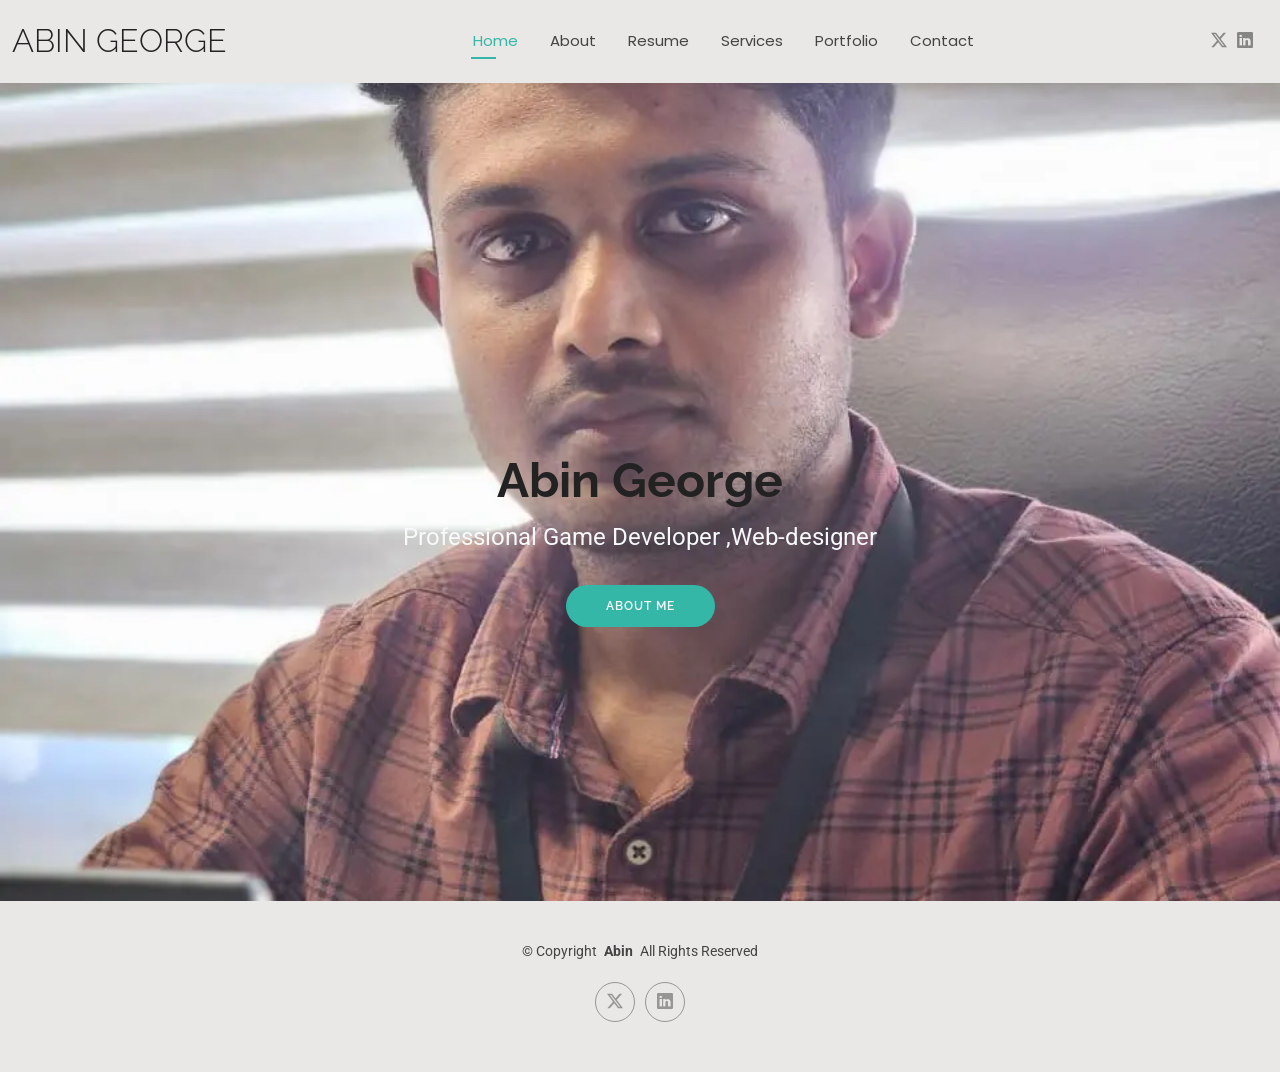
<file: index.html>
<!DOCTYPE html>
<html lang="en">

<head>
  <meta charset="utf-8">
  <meta content="width=device-width, initial-scale=1.0" name="viewport">
  <title>Abin-personal Website</title>
  <meta name="description" content="">
  <meta name="keywords" content="">

  <!-- Favicons -->
 
  <link href="assets/img/apple-touch-icon.png" rel="apple-touch-icon">

  <!-- Fonts -->
  <link href="https://fonts.googleapis.com" rel="preconnect">
  <link href="https://fonts.gstatic.com" rel="preconnect" crossorigin>
  <link href="https://fonts.googleapis.com/css2?family=Roboto:ital,wght@0,100;0,300;0,400;0,500;0,700;0,900;1,100;1,300;1,400;1,500;1,700;1,900&family=Poppins:ital,wght@0,100;0,200;0,300;0,400;0,500;0,600;0,700;0,800;0,900;1,100;1,200;1,300;1,400;1,500;1,600;1,700;1,800;1,900&family=Raleway:ital,wght@0,100;0,200;0,300;0,400;0,500;0,600;0,700;0,800;0,900;1,100;1,200;1,300;1,400;1,500;1,600;1,700;1,800;1,900&display=swap" rel="stylesheet">

  <!-- Vendor CSS Files -->
  <link href="assets/vendor/bootstrap/css/bootstrap.min.css" rel="stylesheet">
  <link href="assets/vendor/bootstrap-icons/bootstrap-icons.css" rel="stylesheet">
  <link href="assets/vendor/aos/aos.css" rel="stylesheet">
  <link href="assets/vendor/swiper/swiper-bundle.min.css" rel="stylesheet">
  <link href="assets/vendor/glightbox/css/glightbox.min.css" rel="stylesheet">

  <!-- Main CSS File -->
  <link href="assets/css/main.css" rel="stylesheet">

  <!-- =======================================================
  * Template Name: Kelly
  * Template URL: https://bootstrapmade.com/kelly-free-bootstrap-cv-resume-html-template/
  * Updated: Aug 07 2024 with Bootstrap v5.3.3
  * Author: BootstrapMade.com
  * License: https://bootstrapmade.com/license/
  ======================================================== -->
</head>

<body class="index-page">

  <header id="header" class="header d-flex align-items-center light-background sticky-top">
    <div class="container-fluid position-relative d-flex align-items-center justify-content-between">

      <a href="index.html" class="logo d-flex align-items-center me-auto me-xl-0">
        <!-- Uncomment the line below if you also wish to use an image logo -->
        <!-- <img src="assets/img/logo.png" alt=""> -->
        <h1 class="sitename">Abin George</h1>
      </a>

      <nav id="navmenu" class="navmenu">
        <ul>
          <li><a href="index.html" class="active">Home</a></li>
          <li><a href="about.html">About</a></li>
          <li><a href="resume.html">Resume</a></li>
          <li><a href="services.html">Services</a></li>
          <li><a href="portfolio.html">Portfolio</a></li>
          
          <li><a href="contact.html">Contact</a></li>
        </ul>
        <i class="mobile-nav-toggle d-xl-none bi bi-list"></i>
      </nav>

      <div class="header-social-links">
        <a href="https://x.com/AG_twitz?t=7DN69yR_eqyJL4NooEu6cg&s=08" class="twitter"><i class="bi bi-twitter-x"></i></a>
        
        <a href="https://www.linkedin.com/in/abin-george-70b775396?utm_source=share&utm_campaign=share_via&utm_content=profile&utm_medium=android_app" class="linkedin"><i class="bi bi-linkedin"></i></a>
      </div>

    </div>
  </header>

  <main class="main">

    <!-- Hero Section -->
    <section id="hero" class="hero section">

      <img src="assets/img/img.webp" alt="" data-aos="fade-in">

      <div class="container text-center pt-5" data-aos="zoom-out" data-aos-delay="100">
        <div class="row justify-content-center">
          <div class="col-lg-8 pt-5">
            <h2>Abin George</h2>
            <p class="text-light"> Professional Game Developer ,Web-designer</p>
            <a href="about.html" class="btn-get-started">About Me</a>
          </div>
        </div>
      </div>

    </section><!-- /Hero Section -->

  </main>

  <footer id="footer" class="footer light-background">

    <div class="container">
      <div class="copyright text-center ">
        <p>© <span>Copyright</span> <strong class="px-1 sitename">Abin</strong> <span>All Rights Reserved<br></span></p>
      </div>
      <div class="social-links d-flex justify-content-center">
        <a href="https://x.com/AG_twitz?t=7DN69yR_eqyJL4NooEu6cg&s=08"><i class="bi bi-twitter-x"></i></a>
        <a href="https://www.linkedin.com/in/abin-george-70b775396?utm_source=share&utm_campaign=share_via&utm_content=profile&utm_medium=android_app"><i class="bi bi-linkedin"></i></a>
      </div>
      <div class="credits">
        <!-- All the links in the footer should remain intact. -->
        <!-- You can delete the links only if you've purchased the pro version. -->
        <!-- Licensing information: https://bootstrapmade.com/license/ -->
        <!-- Purchase the pro version with working PHP/AJAX contact form: [buy-url] -->
     
      </div>
    </div>

  </footer>

  <!-- Scroll Top -->
  <a href="#" id="scroll-top" class="scroll-top d-flex align-items-center justify-content-center"><i class="bi bi-arrow-up-short"></i></a>

  <!-- Preloader -->
  <div id="preloader"></div>

  <!-- Vendor JS Files -->
  <script src="assets/vendor/bootstrap/js/bootstrap.bundle.min.js"></script>
  <script src="assets/vendor/php-email-form/validate.js"></script>
  <script src="assets/vendor/aos/aos.js"></script>
  <script src="assets/vendor/waypoints/noframework.waypoints.js"></script>
  <script src="assets/vendor/purecounter/purecounter_vanilla.js"></script>
  <script src="assets/vendor/swiper/swiper-bundle.min.js"></script>
  <script src="assets/vendor/glightbox/js/glightbox.min.js"></script>
  <script src="assets/vendor/imagesloaded/imagesloaded.pkgd.min.js"></script>
  <script src="assets/vendor/isotope-layout/isotope.pkgd.min.js"></script>

  <!-- Main JS File -->
  <script src="assets/js/main.js"></script>

</body>

</html>
</file>
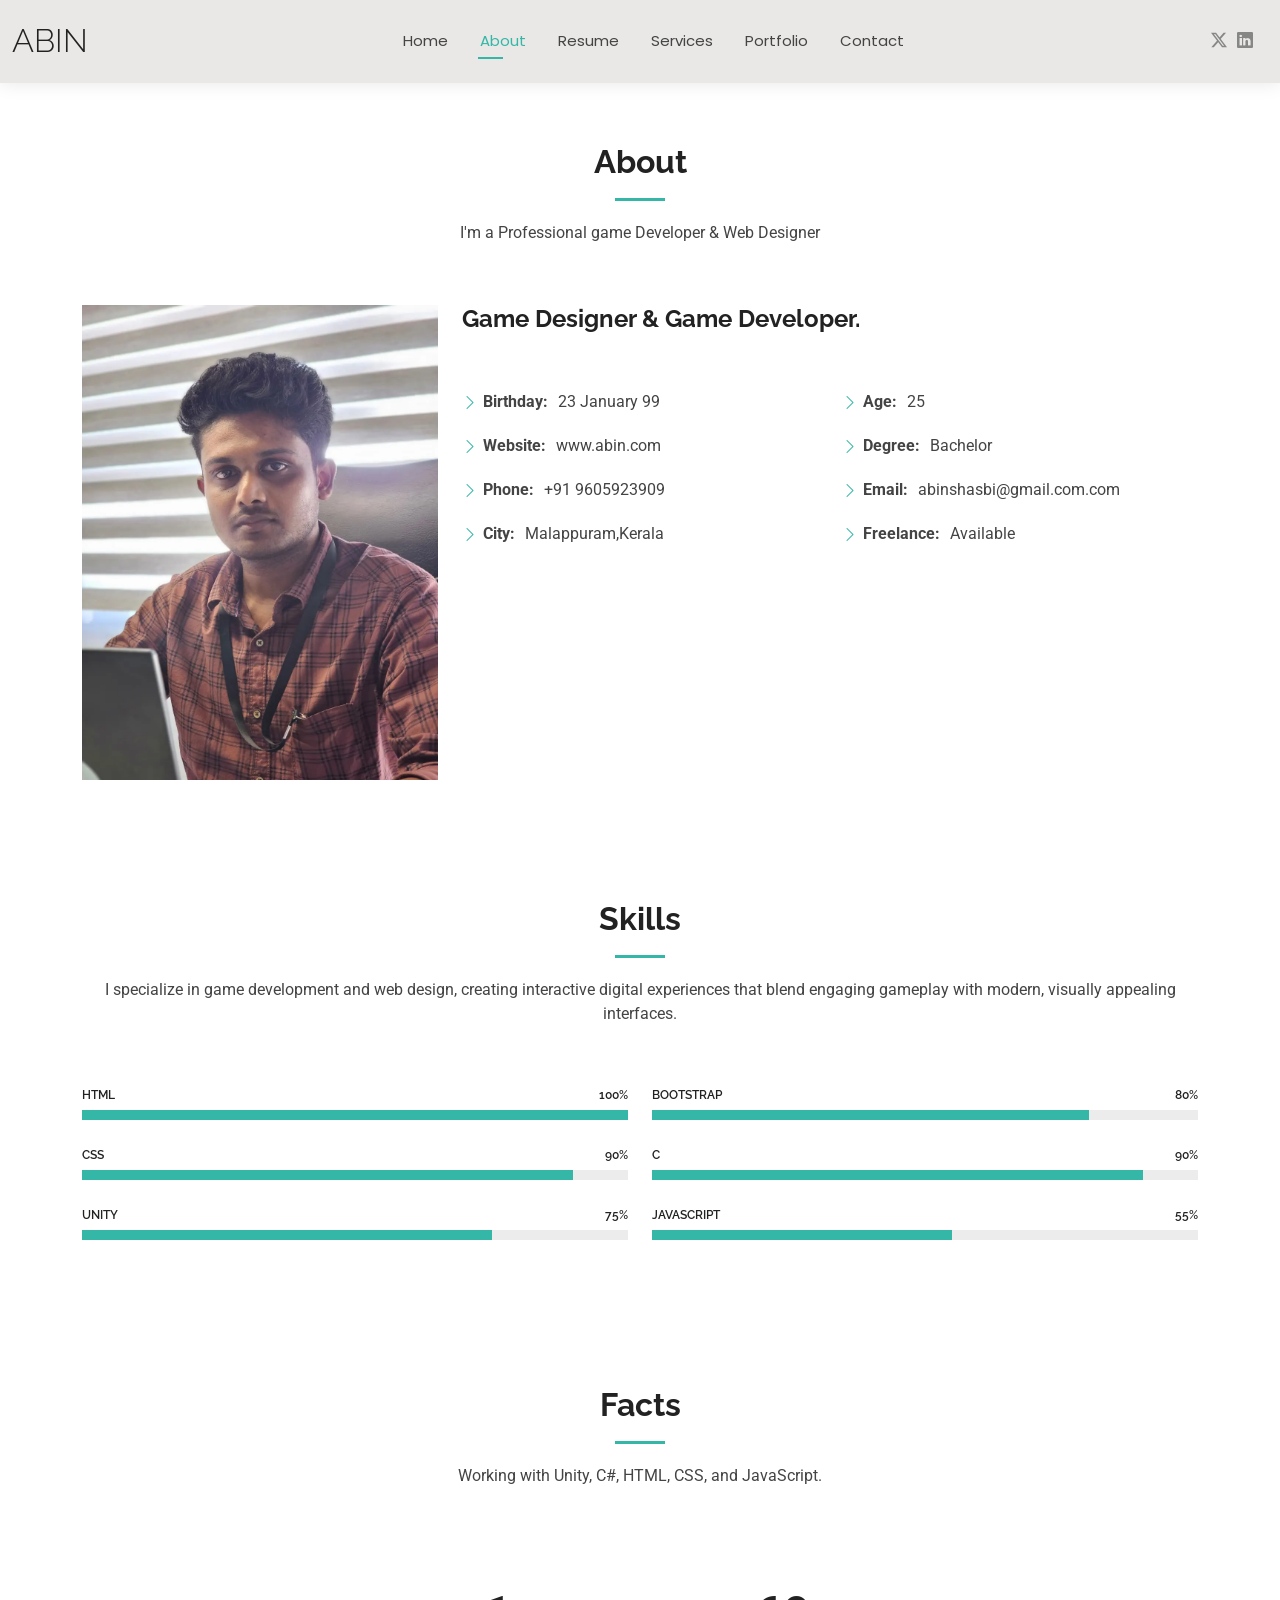
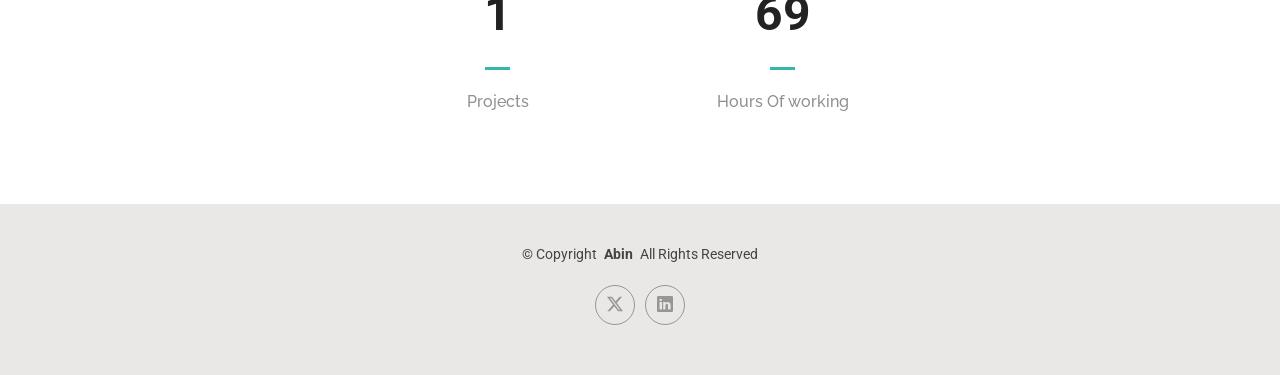
<file: about.html>
<!DOCTYPE html>
<html lang="en">

<head>
  <meta charset="utf-8">
  <meta content="width=device-width, initial-scale=1.0" name="viewport">
  <title>About - Abin</title>
  <meta name="description" content="">
  <meta name="keywords" content="">

  <!-- Favicons -->
  
  <link href="assets/img/apple-touch-icon.png" rel="apple-touch-icon">

  <!-- Fonts -->
  <link href="https://fonts.googleapis.com" rel="preconnect">
  <link href="https://fonts.gstatic.com" rel="preconnect" crossorigin>
  <link href="https://fonts.googleapis.com/css2?family=Roboto:ital,wght@0,100;0,300;0,400;0,500;0,700;0,900;1,100;1,300;1,400;1,500;1,700;1,900&family=Poppins:ital,wght@0,100;0,200;0,300;0,400;0,500;0,600;0,700;0,800;0,900;1,100;1,200;1,300;1,400;1,500;1,600;1,700;1,800;1,900&family=Raleway:ital,wght@0,100;0,200;0,300;0,400;0,500;0,600;0,700;0,800;0,900;1,100;1,200;1,300;1,400;1,500;1,600;1,700;1,800;1,900&display=swap" rel="stylesheet">

  <!-- Vendor CSS Files -->
  <link href="assets/vendor/bootstrap/css/bootstrap.min.css" rel="stylesheet">
  <link href="assets/vendor/bootstrap-icons/bootstrap-icons.css" rel="stylesheet">
  <link href="assets/vendor/aos/aos.css" rel="stylesheet">
  <link href="assets/vendor/swiper/swiper-bundle.min.css" rel="stylesheet">
  <link href="assets/vendor/glightbox/css/glightbox.min.css" rel="stylesheet">

  <!-- Main CSS File -->
  <link href="assets/css/main.css" rel="stylesheet">

  <!-- =======================================================
  * Template Name: Kelly
  * Template URL: https://bootstrapmade.com/kelly-free-bootstrap-cv-resume-html-template/
  * Updated: Aug 07 2024 with Bootstrap v5.3.3
  * Author: BootstrapMade.com
  * License: https://bootstrapmade.com/license/
  ======================================================== -->
</head>

<body class="about-page">

  <header id="header" class="header d-flex align-items-center light-background sticky-top">
    <div class="container-fluid position-relative d-flex align-items-center justify-content-between">

      <a href="index.html" class="logo d-flex align-items-center me-auto me-xl-0">
        <!-- Uncomment the line below if you also wish to use an image logo -->
        <!-- <img src="assets/img/logo.png" alt=""> -->
        <h1 class="sitename">Abin</h1>
      </a>

      <nav id="navmenu" class="navmenu">
        <ul>
          <li><a href="index.html">Home</a></li>
          <li><a href="about.html" class="active">About</a></li>
          <li><a href="resume.html">Resume</a></li>
          <li><a href="services.html">Services</a></li>
          <li><a href="portfolio.html">Portfolio</a></li>
        
          <li><a href="contact.html">Contact</a></li>
        </ul>
        <i class="mobile-nav-toggle d-xl-none bi bi-list"></i>
      </nav>

      <div class="header-social-links">
        <a href="https://x.com/AG_twitz?t=7DN69yR_eqyJL4NooEu6cg&s=08" class="twitter"><i class="bi bi-twitter-x"></i></a>
        
        <a href="https://www.linkedin.com/in/abin-george-70b775396?utm_source=share&utm_campaign=share_via&utm_content=profile&utm_medium=android_app" class="linkedin"><i class="bi bi-linkedin"></i></a>
      </div>

    </div>
  </header>

  <main class="main">

    <!-- About Section -->
    <section id="about" class="about section">

      <!-- Section Title -->
      <div class="container section-title" data-aos="fade-up">
        <h2>About</h2>
        <p>I'm a Professional game Developer & Web Designer</p>
      </div><!-- End Section Title -->

      <div class="container" data-aos="fade-up" data-aos-delay="100">

        <div class="row gy-4 justify-content-center">
          <div class="col-lg-4">
            <img src="assets/img/img.webp" class="img-fluid" alt="">
          </div>
          <div class="col-lg-8 content">
            <h2>Game Designer &amp; Game Developer.</h2>
            <p class="fst-italic py-3">
            
            </p>
            <div class="row">
              <div class="col-lg-6">
                <ul>
                  <li><i class="bi bi-chevron-right"></i> <strong>Birthday:</strong> <span>23 January 99</span></li>
                  <li><i class="bi bi-chevron-right"></i> <strong>Website:</strong> <span>www.abin.com</span></li>
                  <li><i class="bi bi-chevron-right"></i> <strong>Phone:</strong> <span>+91 9605923909</span></li>
                  <li><i class="bi bi-chevron-right"></i> <strong>City:</strong> <span>Malappuram,Kerala</span></li>
                </ul>
              </div>
              <div class="col-lg-6">
                <ul>
                  <li><i class="bi bi-chevron-right"></i> <strong>Age:</strong> <span>25</span></li>
                  <li><i class="bi bi-chevron-right"></i> <strong>Degree:</strong> <span>Bachelor</span></li>
                  <li><i class="bi bi-chevron-right"></i> <strong>Email:</strong> <span>abinshasbi@gmail.com.com</span></li>
                  <li><i class="bi bi-chevron-right"></i> <strong>Freelance:</strong> <span>Available</span></li>
                </ul>
              </div>
            </div>
           
          </div>
        </div>

      </div>

    </section><!-- /About Section -->

    <!-- Skills Section -->
    <section id="skills" class="skills section">

      <!-- Section Title -->
      <div class="container section-title" data-aos="fade-up">
        <h2>Skills</h2>
        <p>I specialize in game development and web design, creating interactive digital experiences that blend engaging gameplay with modern, visually appealing interfaces.</p>
      </div><!-- End Section Title -->

      <div class="container" data-aos="fade-up" data-aos-delay="100">

        <div class="row skills-content skills-animation">

          <div class="col-lg-6">

            <div class="progress">
              <span class="skill"><span>HTML</span> <i class="val">100%</i></span>
              <div class="progress-bar-wrap">
                <div class="progress-bar" role="progressbar" aria-valuenow="100" aria-valuemin="0" aria-valuemax="100"></div>
              </div>
            </div><!-- End Skills Item -->

            <div class="progress">
              <span class="skill"><span>CSS</span> <i class="val">90%</i></span>
              <div class="progress-bar-wrap">
                <div class="progress-bar" role="progressbar" aria-valuenow="90" aria-valuemin="0" aria-valuemax="100"></div>
              </div>
            </div><!-- End Skills Item -->

            <div class="progress">
              <span class="skill"><span>Unity</span> <i class="val">75%</i></span>
              <div class="progress-bar-wrap">
                <div class="progress-bar" role="progressbar" aria-valuenow="75" aria-valuemin="0" aria-valuemax="100"></div>
              </div>
            </div><!-- End Skills Item -->

          </div>

          <div class="col-lg-6">

            <div class="progress">
              <span class="skill"><span>Bootstrap</span> <i class="val">80%</i></span>
              <div class="progress-bar-wrap">
                <div class="progress-bar" role="progressbar" aria-valuenow="80" aria-valuemin="0" aria-valuemax="100"></div>
              </div>
            </div><!-- End Skills Item -->

            <div class="progress">
              <span class="skill"><span>C</span> <i class="val">90%</i></span>
              <div class="progress-bar-wrap">
                <div class="progress-bar" role="progressbar" aria-valuenow="90" aria-valuemin="0" aria-valuemax="100"></div>
              </div>
            </div><!-- End Skills Item -->

            <div class="progress">
              <span class="skill"><span>JavaScript</span> <i class="val">55%</i></span>
              <div class="progress-bar-wrap">
                <div class="progress-bar" role="progressbar" aria-valuenow="55" aria-valuemin="0" aria-valuemax="100"></div>
              </div>
            </div><!-- End Skills Item -->

          </div>

        </div>

      </div>

    </section><!-- /Skills Section -->

    <!-- Stats Section -->
    <section id="stats" class="stats section">

      <!-- Section Title -->
      <div class="container section-title" data-aos="fade-up">
        <h2>Facts</h2>
        <p>Working with Unity, C#, HTML, CSS, and JavaScript.</p>
      </div><!-- End Section Title -->

      <div class="container" data-aos="fade-up" data-aos-delay="100">

        <div class="row gy-4 justify-content-center">

         

          <div class="col-lg-3 col-md-6">
            <div class="stats-item text-center w-100 h-100">
              <span data-purecounter-start="0" data-purecounter-end="3" data-purecounter-duration="1" class="purecounter"></span>
              <p>Projects</p>
            </div>
          </div><!-- End Stats Item -->

          <div class="col-lg-3 col-md-6">
            <div class="stats-item text-center w-100 h-100">
              <span data-purecounter-start="0" data-purecounter-end="168" data-purecounter-duration="1" class="purecounter"></span>
              <p>Hours Of working</p>
            </div>
          </div><!-- End Stats Item -->

         

        </div>

      </div>

    </section><!-- /Stats Section -->

    

          </div>
          <div class="swiper-pagination"></div>
        </div>

      </div>

    </section><!-- /Testimonials Section -->

  </main>

  <footer id="footer" class="footer light-background">

    <div class="container">
      <div class="copyright text-center ">
        <p>© <span>Copyright</span> <strong class="px-1 sitename">Abin</strong> <span>All Rights Reserved<br></span></p>
      </div>
      <div class="social-links d-flex justify-content-center">
        <a href="https://x.com/AG_twitz?t=7DN69yR_eqyJL4NooEu6cg&s=08"><i class="bi bi-twitter-x"></i></a>
       
        <a href="https://www.linkedin.com/in/abin-george-70b775396?utm_source=share&utm_campaign=share_via&utm_content=profile&utm_medium=android_app"><i class="bi bi-linkedin"></i></a>
      </div>
      <div class="credits">
        <!-- All the links in the footer should remain intact. -->
        <!-- You can delete the links only if you've purchased the pro version. -->
        <!-- Licensing information: https://bootstrapmade.com/license/ -->
        <!-- Purchase the pro version with working PHP/AJAX contact form: [buy-url] -->
       
      </div>
    </div>

  </footer>

  <!-- Scroll Top -->
  <a href="#" id="scroll-top" class="scroll-top d-flex align-items-center justify-content-center"><i class="bi bi-arrow-up-short"></i></a>

  <!-- Preloader -->
  <div id="preloader"></div>

  <!-- Vendor JS Files -->
  <script src="assets/vendor/bootstrap/js/bootstrap.bundle.min.js"></script>
  <script src="assets/vendor/php-email-form/validate.js"></script>
  <script src="assets/vendor/aos/aos.js"></script>
  <script src="assets/vendor/waypoints/noframework.waypoints.js"></script>
  <script src="assets/vendor/purecounter/purecounter_vanilla.js"></script>
  <script src="assets/vendor/swiper/swiper-bundle.min.js"></script>
  <script src="assets/vendor/glightbox/js/glightbox.min.js"></script>
  <script src="assets/vendor/imagesloaded/imagesloaded.pkgd.min.js"></script>
  <script src="assets/vendor/isotope-layout/isotope.pkgd.min.js"></script>

  <!-- Main JS File -->
  <script src="assets/js/main.js"></script>

</body>

</html>
</file>
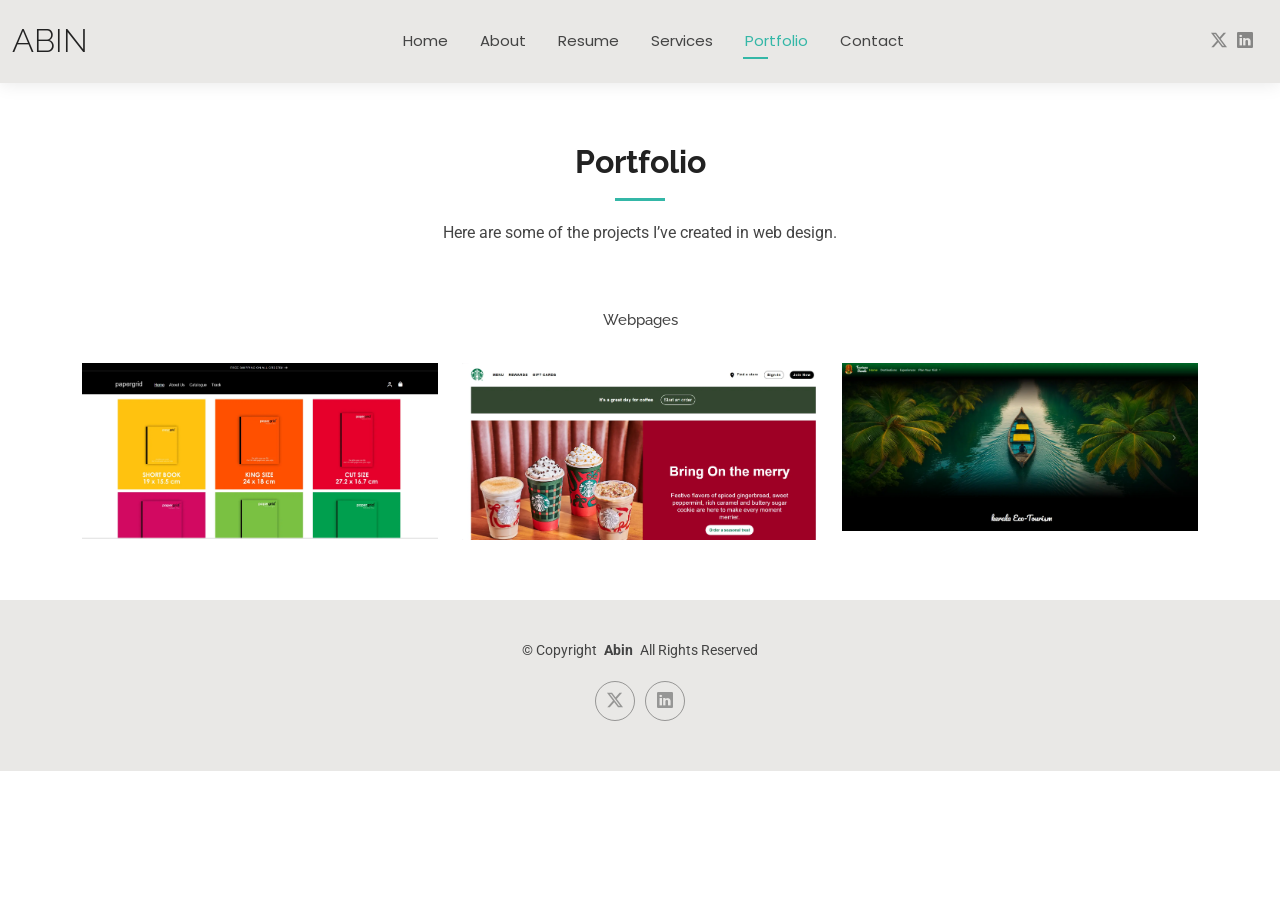
<file: portfolio.html>
<!DOCTYPE html>
<html lang="en">

<head>
  <meta charset="utf-8">
  <meta content="width=device-width, initial-scale=1.0" name="viewport">
  <title>Portfolio - Abin</title>
  <meta name="description" content="">
  <meta name="keywords" content="">

  <!-- Favicons -->

  <link href="assets/img/apple-touch-icon.png" rel="apple-touch-icon">

  <!-- Fonts -->
  <link href="https://fonts.googleapis.com" rel="preconnect">
  <link href="https://fonts.gstatic.com" rel="preconnect" crossorigin>
  <link href="https://fonts.googleapis.com/css2?family=Roboto:ital,wght@0,100;0,300;0,400;0,500;0,700;0,900;1,100;1,300;1,400;1,500;1,700;1,900&family=Poppins:ital,wght@0,100;0,200;0,300;0,400;0,500;0,600;0,700;0,800;0,900;1,100;1,200;1,300;1,400;1,500;1,600;1,700;1,800;1,900&family=Raleway:ital,wght@0,100;0,200;0,300;0,400;0,500;0,600;0,700;0,800;0,900;1,100;1,200;1,300;1,400;1,500;1,600;1,700;1,800;1,900&display=swap" rel="stylesheet">

  <!-- Vendor CSS Files -->
  <link href="assets/vendor/bootstrap/css/bootstrap.min.css" rel="stylesheet">
  <link href="assets/vendor/bootstrap-icons/bootstrap-icons.css" rel="stylesheet">
  <link href="assets/vendor/aos/aos.css" rel="stylesheet">
  <link href="assets/vendor/swiper/swiper-bundle.min.css" rel="stylesheet">
  <link href="assets/vendor/glightbox/css/glightbox.min.css" rel="stylesheet">

  <!-- Main CSS File -->
  <link href="assets/css/main.css" rel="stylesheet">

  <!-- =======================================================
  * Template Name: Kelly
  * Template URL: https://bootstrapmade.com/kelly-free-bootstrap-cv-resume-html-template/
  * Updated: Aug 07 2024 with Bootstrap v5.3.3
  * Author: BootstrapMade.com
  * License: https://bootstrapmade.com/license/
  ======================================================== -->
</head>

<body class="portfolio-page">

  <header id="header" class="header d-flex align-items-center light-background sticky-top">
    <div class="container-fluid position-relative d-flex align-items-center justify-content-between">

      <a href="index.html" class="logo d-flex align-items-center me-auto me-xl-0">
        <!-- Uncomment the line below if you also wish to use an image logo -->
        <!-- <img src="assets/img/logo.png" alt=""> -->
        <h1 class="sitename">Abin</h1>
      </a>

      <nav id="navmenu" class="navmenu">
        <ul>
          <li><a href="index.html">Home</a></li>
          <li><a href="about.html">About</a></li>
          <li><a href="resume.html">Resume</a></li>
          <li><a href="services.html">Services</a></li>
          <li><a href="portfolio.html" class="active">Portfolio</a></li>
      
          <li><a href="contact.html">Contact</a></li>
        </ul>
        <i class="mobile-nav-toggle d-xl-none bi bi-list"></i>
      </nav>

      <div class="header-social-links">
        <a href="https://x.com/AG_twitz?t=7DN69yR_eqyJL4NooEu6cg&s=08" class="twitter"><i class="bi bi-twitter-x"></i></a>
    
        <a href="https://x.com/AG_twitz?t=7DN69yR_eqyJL4NooEu6cg&s=08" class="linkedin"><i class="bi bi-linkedin"></i></a>
      </div>

    </div>
  </header>

  <main class="main">

    <!-- Portfolio Section -->
    <section id="portfolio" class="portfolio section">

      <!-- Section Title -->
      <div class="container section-title" data-aos="fade-up">
        <h2>Portfolio</h2>
        <p>Here are some of the projects I’ve created in web design.</p>
      </div><!-- End Section Title -->

      <div class="container">

        <div class="isotope-layout" data-default-filter="*" data-layout="masonry" data-sort="original-order">

          <ul class="portfolio-filters isotope-filters" data-aos="fade-up" data-aos-delay="100">
          
            <li data-filter=".filter-branding">Webpages</li>
          </ul><!-- End Portfolio Filters -->

          <div class="row gy-4 isotope-container" data-aos="fade-up" data-aos-delay="200">

            <div class="col-lg-4 col-md-6 portfolio-item isotope-item filter-app">
              <img src="assets/img/masonry-portfolio/pprgrd.webp" class="img-fluid" alt="">
              <div class="portfolio-info">
                <h4>Papergrid Clone</h4>
                <p>A clone Website of Papergrid</p>
                <a href="assets/img/masonry-portfolio/pprgrd.webp" title="App 1" data-gallery="portfolio-gallery-app" class="glightbox preview-link"><i class="bi bi-zoom-in"></i></a>
                <a href="https://abinshasbi-netizen.github.io/papergrid/" title="More Details" class="details-link"><i class="bi bi-link-45deg"></i></a>
              </div>
            </div><!-- End Portfolio Item -->

           

            

            <div class="col-lg-4 col-md-6 portfolio-item isotope-item filter-app">
              <img src="assets/img/masonry-portfolio/strbks.webp" class="img-fluid" alt="">
              <div class="portfolio-info">
                <h4>Starbucks Clone</h4>
                <p>A clone website of Starbucks</p>
                <a href="assets/img/masonry-portfolio/strbks.webp" title="App 2" data-gallery="portfolio-gallery-app" class="glightbox preview-link"><i class="bi bi-zoom-in"></i></a>
                <a href="https://abinshasbi-netizen.github.io/starbuckclone/" title="More Details" class="details-link"><i class="bi bi-link-45deg"></i></a>
              </div>
            </div><!-- End Portfolio Item -->

          


            <div class="col-lg-4 col-md-6 portfolio-item isotope-item filter-app">
              <img src="assets/img/masonry-portfolio/tourism.webp" class="img-fluid" alt="">
              <div class="portfolio-info">
                <h4>Kerala Tourism Website</h4>
                <p>A website of the Kerala Tourism.org</p>
                <a href="assets/img/masonry-portfolio/tourism.webp" title="App 3" data-gallery="portfolio-gallery-app" class="glightbox preview-link"><i class="bi bi-zoom-in"></i></a>
                <a href="https://abinshasbi-netizen.github.io/Tourism/" title="More Details" class="details-link"><i class="bi bi-link-45deg"></i></a>
              </div>
            </div><!-- End Portfolio Item -->

    

          </div><!-- End Portfolio Container -->

        </div>

      </div>

    </section><!-- /Portfolio Section -->

  </main>

  <footer id="footer" class="footer light-background">

    <div class="container">
      <div class="copyright text-center ">
        <p>© <span>Copyright</span> <strong class="px-1 sitename">Abin</strong> <span>All Rights Reserved<br></span></p>
      </div>
      <div class="social-links d-flex justify-content-center">
        <a href="https://x.com/AG_twitz?t=7DN69yR_eqyJL4NooEu6cg&s=08"><i class="bi bi-twitter-x"></i></a>
        
        <a href="https://www.linkedin.com/in/abin-george-70b775396?utm_source=share&utm_campaign=share_via&utm_content=profile&utm_medium=android_app"><i class="bi bi-linkedin"></i></a>
      </div>
      <div class="credits">
        <!-- All the links in the footer should remain intact. -->
        <!-- You can delete the links only if you've purchased the pro version. -->
        <!-- Licensing information: https://bootstrapmade.com/license/ -->
        <!-- Purchase the pro version with working PHP/AJAX contact form: [buy-url] -->
      
      </div>
    </div>

  </footer>

  <!-- Scroll Top -->
  <a href="#" id="scroll-top" class="scroll-top d-flex align-items-center justify-content-center"><i class="bi bi-arrow-up-short"></i></a>

  <!-- Preloader -->
  <div id="preloader"></div>

  <!-- Vendor JS Files -->
  <script src="assets/vendor/bootstrap/js/bootstrap.bundle.min.js"></script>
  <script src="assets/vendor/php-email-form/validate.js"></script>
  <script src="assets/vendor/aos/aos.js"></script>
  <script src="assets/vendor/waypoints/noframework.waypoints.js"></script>
  <script src="assets/vendor/purecounter/purecounter_vanilla.js"></script>
  <script src="assets/vendor/swiper/swiper-bundle.min.js"></script>
  <script src="assets/vendor/glightbox/js/glightbox.min.js"></script>
  <script src="assets/vendor/imagesloaded/imagesloaded.pkgd.min.js"></script>
  <script src="assets/vendor/isotope-layout/isotope.pkgd.min.js"></script>

  <!-- Main JS File -->
  <script src="assets/js/main.js"></script>

</body>

</html>
</file>
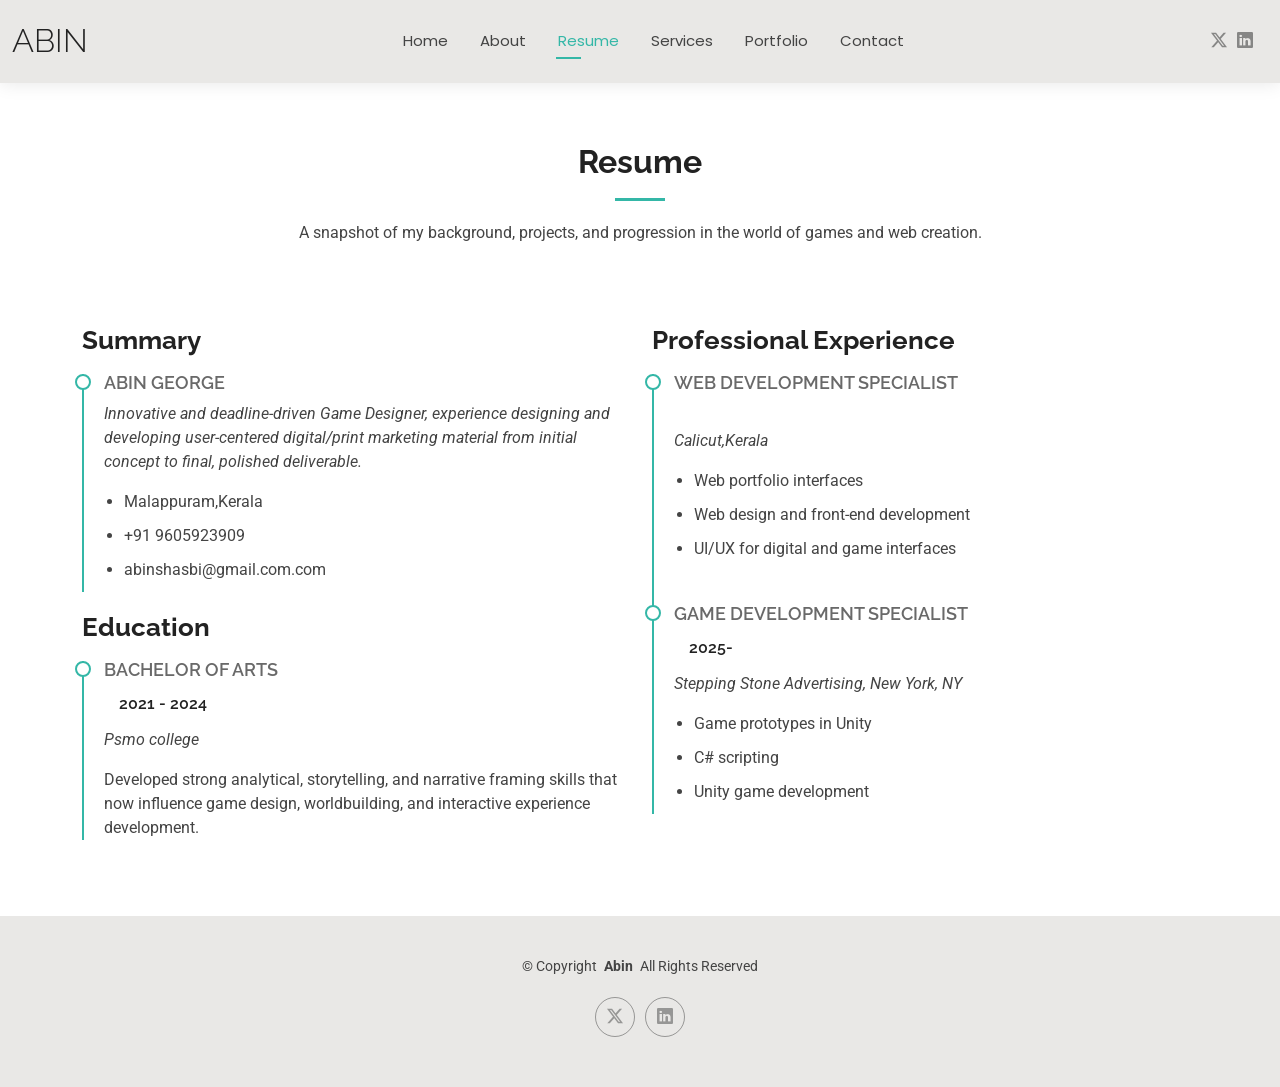
<file: resume.html>
<!DOCTYPE html>
<html lang="en">

<head>
  <meta charset="utf-8">
  <meta content="width=device-width, initial-scale=1.0" name="viewport">
  <title>Resume - Abin</title>
  <meta name="description" content="">
  <meta name="keywords" content="">

  <!-- Favicons -->
 
  <link href="assets/img/apple-touch-icon.png" rel="apple-touch-icon">

  <!-- Fonts -->
  <link href="https://fonts.googleapis.com" rel="preconnect">
  <link href="https://fonts.gstatic.com" rel="preconnect" crossorigin>
  <link href="https://fonts.googleapis.com/css2?family=Roboto:ital,wght@0,100;0,300;0,400;0,500;0,700;0,900;1,100;1,300;1,400;1,500;1,700;1,900&family=Poppins:ital,wght@0,100;0,200;0,300;0,400;0,500;0,600;0,700;0,800;0,900;1,100;1,200;1,300;1,400;1,500;1,600;1,700;1,800;1,900&family=Raleway:ital,wght@0,100;0,200;0,300;0,400;0,500;0,600;0,700;0,800;0,900;1,100;1,200;1,300;1,400;1,500;1,600;1,700;1,800;1,900&display=swap" rel="stylesheet">

  <!-- Vendor CSS Files -->
  <link href="assets/vendor/bootstrap/css/bootstrap.min.css" rel="stylesheet">
  <link href="assets/vendor/bootstrap-icons/bootstrap-icons.css" rel="stylesheet">
  <link href="assets/vendor/aos/aos.css" rel="stylesheet">
  <link href="assets/vendor/swiper/swiper-bundle.min.css" rel="stylesheet">
  <link href="assets/vendor/glightbox/css/glightbox.min.css" rel="stylesheet">

  <!-- Main CSS File -->
  <link href="assets/css/main.css" rel="stylesheet">

  <!-- =======================================================
  * Template Name: Kelly
  * Template URL: https://bootstrapmade.com/kelly-free-bootstrap-cv-resume-html-template/
  * Updated: Aug 07 2024 with Bootstrap v5.3.3
  * Author: BootstrapMade.com
  * License: https://bootstrapmade.com/license/
  ======================================================== -->
</head>

<body class="resume-page">

  <header id="header" class="header d-flex align-items-center light-background sticky-top">
    <div class="container-fluid position-relative d-flex align-items-center justify-content-between">

      <a href="index.html" class="logo d-flex align-items-center me-auto me-xl-0">
        <!-- Uncomment the line below if you also wish to use an image logo -->
        <!-- <img src="assets/img/logo.png" alt=""> -->
        <h1 class="sitename">Abin</h1>
      </a>

      <nav id="navmenu" class="navmenu">
        <ul>
          <li><a href="index.html">Home</a></li>
          <li><a href="about.html">About</a></li>
          <li><a href="resume.html" class="active">Resume</a></li>
          <li><a href="services.html">Services</a></li>
          <li><a href="portfolio.html">Portfolio</a></li>
         
          <li><a href="contact.html">Contact</a></li>
        </ul>
        <i class="mobile-nav-toggle d-xl-none bi bi-list"></i>
      </nav>

      <div class="header-social-links">
        <a href="https://x.com/AG_twitz?t=7DN69yR_eqyJL4NooEu6cg&s=08" class="twitter"><i class="bi bi-twitter-x"></i></a>
       
        <a href="https://www.linkedin.com/in/abin-george-70b775396?utm_source=share&utm_campaign=share_via&utm_content=profile&utm_medium=android_app" class="linkedin"><i class="bi bi-linkedin"></i></a>
      </div>

    </div>
  </header>

  <main class="main">

    <!-- Resume Section -->
    <section id="resume" class="resume section">

      <!-- Section Title -->
      <div class="container section-title" data-aos="fade-up">
        <h2>Resume</h2>
        <p>A snapshot of my background, projects, and progression in the world of games and web creation.</p>
      </div><!-- End Section Title -->

      <div class="container">

        <div class="row">

          <div class="col-lg-6" data-aos="fade-up" data-aos-delay="100">
            <h3 class="resume-title">Summary</h3>

            <div class="resume-item pb-0">
              <h4>Abin George</h4>
              <p><em>Innovative and deadline-driven Game Designer, experience designing and developing user-centered digital/print marketing material from initial concept to final, polished deliverable.</em></p>
              <ul>
                <li>Malappuram,Kerala</li>
                <li>+91 9605923909</li>
                <li>abinshasbi@gmail.com.com</li>
              </ul>
            </div><!-- Edn Resume Item -->

            <h3 class="resume-title">Education</h3>
           
            <div class="resume-item">
              <h4>Bachelor of  Arts </h4>
              <h5>2021 - 2024</h5>
              <p><em>Psmo college</em></p>
              <p>Developed strong analytical, storytelling, and narrative framing skills that now influence game design, worldbuilding, and interactive experience development.</p>
            </div><!-- Edn Resume Item -->

          </div>

          <div class="col-lg-6" data-aos="fade-up" data-aos-delay="200">
            <h3 class="resume-title">Professional Experience</h3>
            <div class="resume-item">
              <h4>Web Development specialist</h4>
              <h5></h5>
              <p><em>Calicut,Kerala</em></p>
              <ul>
                <li>Web portfolio interfaces</li>
                <li>Web design and front-end development</li>
                <li>UI/UX for digital and game interfaces</li>
          
            </div><!-- Edn Resume Item -->

            <div class="resume-item">
              <h4>Game development specialist</h4>
              <h5>2025-</h5>
              <p><em>Stepping Stone Advertising, New York, NY</em></p>
              <ul>
                <li>Game prototypes in Unity</li>
                <li>C# scripting</li>
                <li>Unity game development</li>
               
              </ul>
            </div><!-- Edn Resume Item -->

          </div>

        </div>

      </div>

    </section><!-- /Resume Section -->

  </main>

  <footer id="footer" class="footer light-background">

    <div class="container">
      <div class="copyright text-center ">
        <p>© <span>Copyright</span> <strong class="px-1 sitename">Abin</strong> <span>All Rights Reserved<br></span></p>
      </div>
      <div class="social-links d-flex justify-content-center">
        <a href="https://x.com/AG_twitz?t=7DN69yR_eqyJL4NooEu6cg&s=08"><i class="bi bi-twitter-x"></i></a>
        <a href="https://www.linkedin.com/in/abin-george-70b775396?utm_source=share&utm_campaign=share_via&utm_content=profile&utm_medium=android_app"><i class="bi bi-linkedin"></i></a>
      </div>
      <div class="credits">
        <!-- All the links in the footer should remain intact. -->
        <!-- You can delete the links only if you've purchased the pro version. -->
        <!-- Licensing information: https://bootstrapmade.com/license/ -->
        <!-- Purchase the pro version with working PHP/AJAX contact form: [buy-url] -->
      
      </div>
    </div>

  </footer>

  <!-- Scroll Top -->
  <a href="#" id="scroll-top" class="scroll-top d-flex align-items-center justify-content-center"><i class="bi bi-arrow-up-short"></i></a>

  <!-- Preloader -->
  <div id="preloader"></div>

  <!-- Vendor JS Files -->
  <script src="assets/vendor/bootstrap/js/bootstrap.bundle.min.js"></script>
  <script src="assets/vendor/php-email-form/validate.js"></script>
  <script src="assets/vendor/aos/aos.js"></script>
  <script src="assets/vendor/waypoints/noframework.waypoints.js"></script>
  <script src="assets/vendor/purecounter/purecounter_vanilla.js"></script>
  <script src="assets/vendor/swiper/swiper-bundle.min.js"></script>
  <script src="assets/vendor/glightbox/js/glightbox.min.js"></script>
  <script src="assets/vendor/imagesloaded/imagesloaded.pkgd.min.js"></script>
  <script src="assets/vendor/isotope-layout/isotope.pkgd.min.js"></script>

  <!-- Main JS File -->
  <script src="assets/js/main.js"></script>

</body>

</html>
</file>
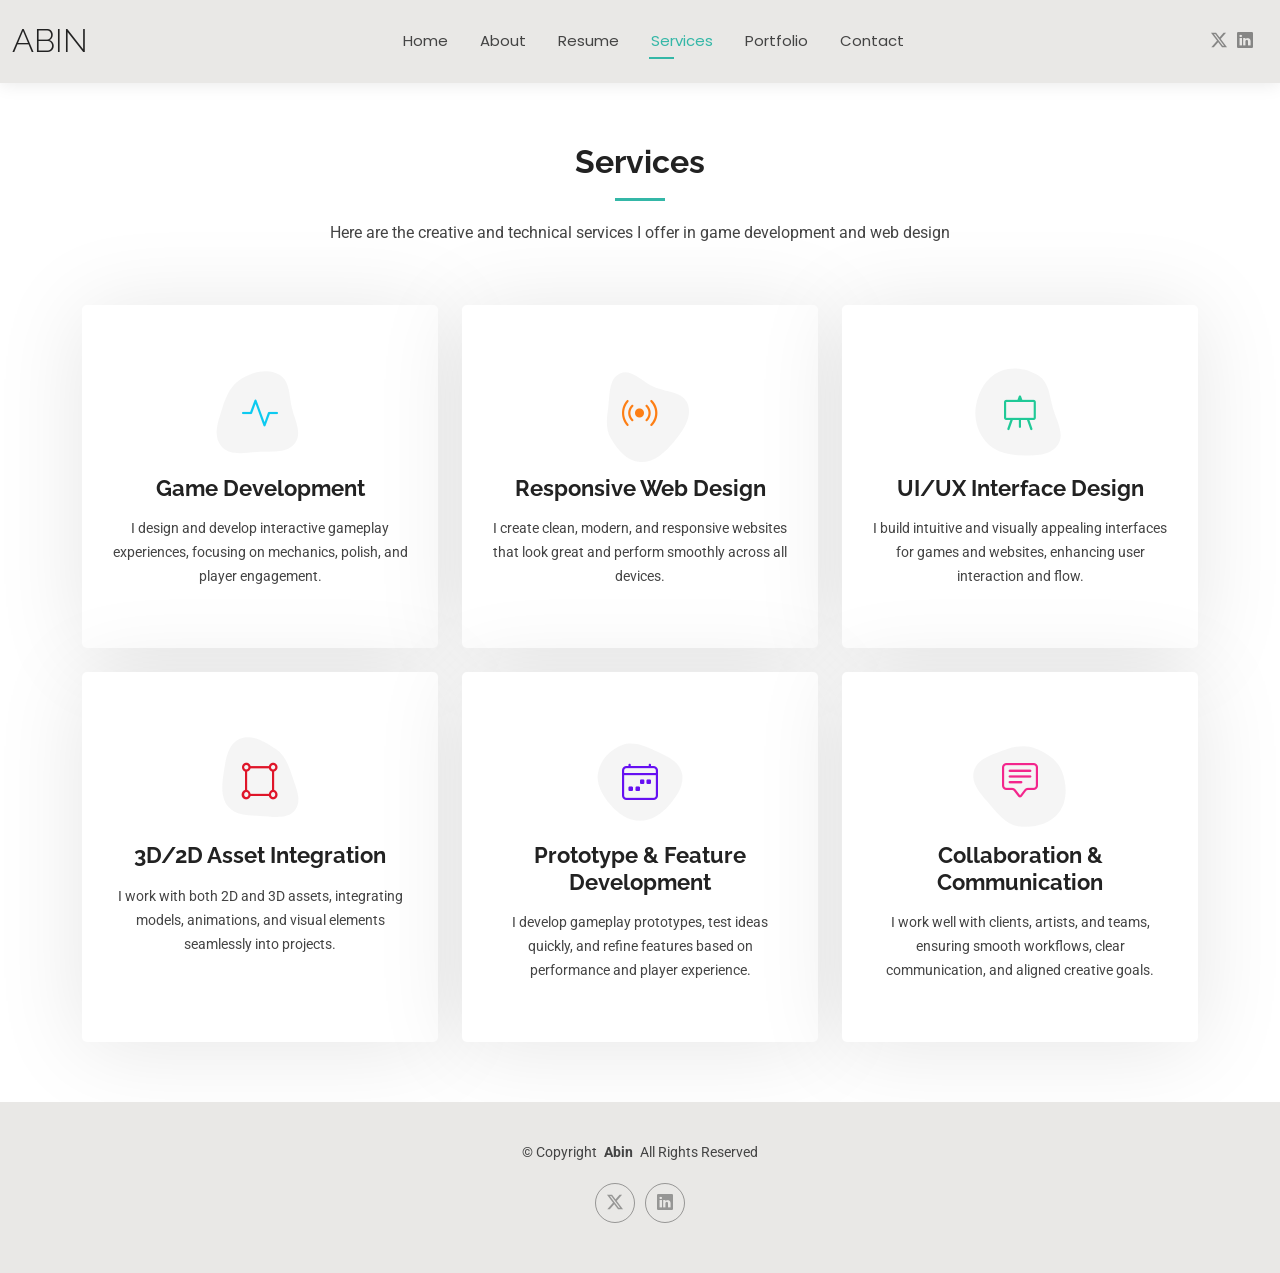
<file: services.html>
<!DOCTYPE html>
<html lang="en">

<head>
  <meta charset="utf-8">
  <meta content="width=device-width, initial-scale=1.0" name="viewport">
  <title>Services - Abin</title>
  <meta name="description" content="">
  <meta name="keywords" content="">

  <!-- Favicons -->

  <link href="assets/img/apple-touch-icon.png" rel="apple-touch-icon">

  <!-- Fonts -->
  <link href="https://fonts.googleapis.com" rel="preconnect">
  <link href="https://fonts.gstatic.com" rel="preconnect" crossorigin>
  <link href="https://fonts.googleapis.com/css2?family=Roboto:ital,wght@0,100;0,300;0,400;0,500;0,700;0,900;1,100;1,300;1,400;1,500;1,700;1,900&family=Poppins:ital,wght@0,100;0,200;0,300;0,400;0,500;0,600;0,700;0,800;0,900;1,100;1,200;1,300;1,400;1,500;1,600;1,700;1,800;1,900&family=Raleway:ital,wght@0,100;0,200;0,300;0,400;0,500;0,600;0,700;0,800;0,900;1,100;1,200;1,300;1,400;1,500;1,600;1,700;1,800;1,900&display=swap" rel="stylesheet">

  <!-- Vendor CSS Files -->
  <link href="assets/vendor/bootstrap/css/bootstrap.min.css" rel="stylesheet">
  <link href="assets/vendor/bootstrap-icons/bootstrap-icons.css" rel="stylesheet">
  <link href="assets/vendor/aos/aos.css" rel="stylesheet">
  <link href="assets/vendor/swiper/swiper-bundle.min.css" rel="stylesheet">
  <link href="assets/vendor/glightbox/css/glightbox.min.css" rel="stylesheet">

  <!-- Main CSS File -->
  <link href="assets/css/main.css" rel="stylesheet">

  <!-- =======================================================
  * Template Name: Kelly
  * Template URL: https://bootstrapmade.com/kelly-free-bootstrap-cv-resume-html-template/
  * Updated: Aug 07 2024 with Bootstrap v5.3.3
  * Author: BootstrapMade.com
  * License: https://bootstrapmade.com/license/
  ======================================================== -->
</head>

<body class="services-page">

  <header id="header" class="header d-flex align-items-center light-background sticky-top">
    <div class="container-fluid position-relative d-flex align-items-center justify-content-between">

      <a href="index.html" class="logo d-flex align-items-center me-auto me-xl-0">
        <!-- Uncomment the line below if you also wish to use an image logo -->
        <!-- <img src="assets/img/logo.png" alt=""> -->
        <h1 class="sitename">Abin</h1>
      </a>

      <nav id="navmenu" class="navmenu">
        <ul>
          <li><a href="index.html">Home</a></li>
          <li><a href="about.html">About</a></li>
          <li><a href="resume.html">Resume</a></li>
          <li><a href="services.html" class="active">Services</a></li>
          <li><a href="portfolio.html">Portfolio</a></li>
         
          <li><a href="contact.html">Contact</a></li>
        </ul>
        <i class="mobile-nav-toggle d-xl-none bi bi-list"></i>
      </nav>

      <div class="header-social-links">
        <a href="https://x.com/AG_twitz?t=7DN69yR_eqyJL4NooEu6cg&s=08" class="twitter"><i class="bi bi-twitter-x"></i></a>
       
        <a href="https://www.linkedin.com/in/abin-george-70b775396?utm_source=share&utm_campaign=share_via&utm_content=profile&utm_medium=android_app" class="linkedin"><i class="bi bi-linkedin"></i></a>
      </div>

    </div>
  </header>

  <main class="main">

    <!-- Services Section -->
    <section id="services" class="services section">

      <!-- Section Title -->
      <div class="container section-title" data-aos="fade-up">
        <h2>Services</h2>
        <p>Here are the creative and technical services I offer in game development and web design</p>
      </div><!-- End Section Title -->

      <div class="container">

        <div class="row gy-4">

          <div class="col-lg-4 col-md-6" data-aos="fade-up" data-aos-delay="100">
            <div class="service-item item-cyan position-relative">
              <div class="icon">
                <svg width="100" height="100" viewBox="0 0 600 600" xmlns="http://www.w3.org/2000/svg">
                  <path stroke="none" stroke-width="0" fill="#f5f5f5" d="M300,521.0016835830174C376.1290562159157,517.8887921683347,466.0731472004068,529.7835943286574,510.70327084640275,468.03025145048787C554.3714126377745,407.6079735673963,508.03601936045806,328.9844924480964,491.2728898941984,256.3432110539036C474.5976632858925,184.082847569629,479.9380746630129,96.60480741107993,416.23090153303,58.64404602377083C348.86323505073057,18.502131276798302,261.93793281208167,40.57373210992963,193.5410806939664,78.93577620505333C130.42746243093433,114.334589627462,98.30271207620316,179.96522072025542,76.75703585869454,249.04625023123273C51.97151888228291,328.5150500222984,13.704378332031375,421.85034740162234,66.52175969318436,486.19268352777647C119.04800174914682,550.1803526380478,217.28368757567262,524.383925680826,300,521.0016835830174"></path>
                </svg>
                <i class="bi bi-activity"></i>
              </div>
              <a href="#" class="stretched-link">
                <h3>Game Development</h3>
              </a>
              <p>I design and develop interactive gameplay experiences, focusing on mechanics, polish, and player engagement.</p>
            </div>
          </div><!-- End Service Item -->

          <div class="col-lg-4 col-md-6" data-aos="fade-up" data-aos-delay="200">
            <div class="service-item item-orange position-relative">
              <div class="icon">
                <svg width="100" height="100" viewBox="0 0 600 600" xmlns="http://www.w3.org/2000/svg">
                  <path stroke="none" stroke-width="0" fill="#f5f5f5" d="M300,582.0697525312426C382.5290701553225,586.8405444964366,449.9789794690241,525.3245884688669,502.5850820975895,461.55621195738473C556.606425686781,396.0723002908107,615.8543463187945,314.28637112970534,586.6730223649479,234.56875336149918C558.9533121215079,158.8439757836574,454.9685369536778,164.00468322053177,381.49747125262974,130.76875717737553C312.15926192815925,99.40240125094834,248.97055460311594,18.661163978235184,179.8680185752513,50.54337015887873C110.5421016452524,82.52863877960104,119.82277516462835,180.83849132639028,109.12597500060166,256.43424936330496C100.08760227029461,320.3096726198365,92.17705696193138,384.0621239912766,124.79988738764834,439.7174275375508C164.83382741302287,508.01625554203684,220.96474134820875,577.5009287672846,300,582.0697525312426"></path>
                </svg>
                <i class="bi bi-broadcast"></i>
              </div>
              <a href="#" class="stretched-link">
                <h3>Responsive Web Design</h3>
              </a>
              <p>I create clean, modern, and responsive websites that look great and perform smoothly across all devices.</p>
            </div>
          </div><!-- End Service Item -->

          <div class="col-lg-4 col-md-6" data-aos="fade-up" data-aos-delay="300">
            <div class="service-item item-teal position-relative">
              <div class="icon">
                <svg width="100" height="100" viewBox="0 0 600 600" xmlns="http://www.w3.org/2000/svg">
                  <path stroke="none" stroke-width="0" fill="#f5f5f5" d="M300,541.5067337569781C382.14930387511276,545.0595476570109,479.8736841581634,548.3450877840088,526.4010558755058,480.5488172755941C571.5218469581645,414.80211281144784,517.5187510058486,332.0715597781072,496.52539010469104,255.14436215662573C477.37192572678356,184.95920475031193,473.57363656557914,105.61284051026155,413.0603344069578,65.22779650032875C343.27470386102294,18.654635553484475,251.2091493199835,5.337323636656869,175.0934190732945,40.62881213300186C97.87086631185822,76.43348514350839,51.98124368387456,156.15599469081315,36.44837278890362,239.84606092416172C21.716077023791087,319.22268207091537,43.775223500013084,401.1760424656574,96.891909868211,461.97329694683043C147.22146801428983,519.5804099606455,223.5754009179313,538.201503339737,300,541.5067337569781"></path>
                </svg>
                <i class="bi bi-easel"></i>
              </div>
              <a href="#" class="stretched-link">
                <h3>UI/UX Interface Design</h3>
              </a>
              <p>I build intuitive and visually appealing interfaces for games and websites, enhancing user interaction and flow.</p>
            </div>
          </div><!-- End Service Item -->

          <div class="col-lg-4 col-md-6" data-aos="fade-up" data-aos-delay="400">
            <div class="service-item item-red position-relative">
              <div class="icon">
                <svg width="100" height="100" viewBox="0 0 600 600" xmlns="http://www.w3.org/2000/svg">
                  <path stroke="none" stroke-width="0" fill="#f5f5f5" d="M300,503.46388370962813C374.79870501325706,506.71871716319447,464.8034551963731,527.1746412648533,510.4981551193396,467.86667711651364C555.9287308511215,408.9015244558933,512.6030010748507,327.5744911775523,490.211057578863,256.5855673507754C471.097692560561,195.9906835881958,447.69079081568157,138.11976852964426,395.19560036434837,102.3242989838813C329.3053358748298,57.3949838291264,248.02791733380457,8.279543830951368,175.87071277845988,42.242879143198664C103.41431057327972,76.34704239035025,93.79494320519305,170.9812938413882,81.28167332365135,250.07896920659033C70.17666984294237,320.27484674793965,64.84698225790005,396.69656628748305,111.28512138212992,450.4950937839243C156.20124167950087,502.5303643271138,231.32542653798444,500.4755392045468,300,503.46388370962813"></path>
                </svg>
                <i class="bi bi-bounding-box-circles"></i>
              </div>
              <a href="#" class="stretched-link">
                <h3>3D/2D Asset Integration</h3>
              </a>
              <p> I work with both 2D and 3D assets, integrating models, animations, and visual elements seamlessly into projects.</p>
              <a href="#" class="stretched-link"></a>
            </div>
          </div><!-- End Service Item -->

          <div class="col-lg-4 col-md-6" data-aos="fade-up" data-aos-delay="500">
            <div class="service-item item-indigo position-relative">
              <div class="icon">
                <svg width="100" height="100" viewBox="0 0 600 600" xmlns="http://www.w3.org/2000/svg">
                  <path stroke="none" stroke-width="0" fill="#f5f5f5" d="M300,532.3542879108572C369.38199826031484,532.3153073249985,429.10787420159085,491.63046689027357,474.5244479745417,439.17860296908856C522.8885846962883,383.3225815378663,569.1668002868075,314.3205725914397,550.7432151929288,242.7694973846089C532.6665558377875,172.5657663291529,456.2379748765914,142.6223662098291,390.3689995646985,112.34683881706744C326.66090330228417,83.06452184765237,258.84405631176094,53.51806209861945,193.32584062364296,78.48882559362697C121.61183558270385,105.82097193414197,62.805066853699245,167.19869350419734,48.57481801355237,242.6138429142374C34.843463184063346,315.3850353017275,76.69343916112496,383.4422959591041,125.22947124332185,439.3748458443577C170.7312796277747,491.8107796887764,230.57421082200815,532.3932930995766,300,532.3542879108572"></path>
                </svg>
                <i class="bi bi-calendar4-week icon"></i>
              </div>
              <a href="#" class="stretched-link">
                <h3>Prototype & Feature Development</h3>
              </a>
              <p> I develop gameplay prototypes, test ideas quickly, and refine features based on performance and player experience.</p>
              <a href="#" class="stretched-link"></a>
            </div>
          </div><!-- End Service Item -->

          <div class="col-lg-4 col-md-6" data-aos="fade-up" data-aos-delay="600">
            <div class="service-item item-pink position-relative">
              <div class="icon">
                <svg width="100" height="100" viewBox="0 0 600 600" xmlns="http://www.w3.org/2000/svg">
                  <path stroke="none" stroke-width="0" fill="#f5f5f5" d="M300,566.797414625762C385.7384707136149,576.1784315230908,478.7894351017131,552.8928747891023,531.9192734346935,484.94944893311C584.6109503024035,417.5663521118492,582.489472248146,322.67544863468447,553.9536738515405,242.03673114598146C529.1557734026468,171.96086150256528,465.24506316201064,127.66468636344209,395.9583748389544,100.7403814666027C334.2173773831606,76.7482773500951,269.4350130405921,84.62216499799875,207.1952322260088,107.2889140133804C132.92018162631612,134.33871894543012,41.79353780512637,160.00259165414826,22.644507872594943,236.69541883565114C3.319112789854554,314.0945973066697,72.72355303640163,379.243833228382,124.04198916343866,440.3218312028393C172.9286146004772,498.5055451809895,224.45579914871206,558.5317968840102,300,566.797414625762"></path>
                </svg>
                <i class="bi bi-chat-square-text"></i>
              </div>
              <a href="#" class="stretched-link">
                <h3>Collaboration & Communication</h3>
              </a>
              <p> I work well with clients, artists, and teams, ensuring smooth workflows, clear communication, and aligned creative goals.</p>
              <a href="#" class="stretched-link"></a>
            </div>
          </div><!-- End Service Item -->

        </div>

      </div>

    </section><!-- /Services Section -->

  </main>

  <footer id="footer" class="footer light-background">

    <div class="container">
      <div class="copyright text-center ">
        <p>© <span>Copyright</span> <strong class="px-1 sitename">Abin</strong> <span>All Rights Reserved<br></span></p>
      </div>
      <div class="social-links d-flex justify-content-center">
        <a href="https://x.com/AG_twitz?t=7DN69yR_eqyJL4NooEu6cg&s=08"><i class="bi bi-twitter-x"></i></a>
        <a href="https://www.linkedin.com/in/abin-george-70b775396?utm_source=share&utm_campaign=share_via&utm_content=profile&utm_medium=android_app"><i class="bi bi-linkedin"></i></a>
      </div>
      <div class="credits">
        <!-- All the links in the footer should remain intact. -->
        <!-- You can delete the links only if you've purchased the pro version. -->
        <!-- Licensing information: https://bootstrapmade.com/license/ -->
        <!-- Purchase the pro version with working PHP/AJAX contact form: [buy-url] -->
     
      </div>
    </div>

  </footer>

  <!-- Scroll Top -->
  <a href="#" id="scroll-top" class="scroll-top d-flex align-items-center justify-content-center"><i class="bi bi-arrow-up-short"></i></a>

  <!-- Preloader -->
  <div id="preloader"></div>

  <!-- Vendor JS Files -->
  <script src="assets/vendor/bootstrap/js/bootstrap.bundle.min.js"></script>
  <script src="assets/vendor/php-email-form/validate.js"></script>
  <script src="assets/vendor/aos/aos.js"></script>
  <script src="assets/vendor/waypoints/noframework.waypoints.js"></script>
  <script src="assets/vendor/purecounter/purecounter_vanilla.js"></script>
  <script src="assets/vendor/swiper/swiper-bundle.min.js"></script>
  <script src="assets/vendor/glightbox/js/glightbox.min.js"></script>
  <script src="assets/vendor/imagesloaded/imagesloaded.pkgd.min.js"></script>
  <script src="assets/vendor/isotope-layout/isotope.pkgd.min.js"></script>

  <!-- Main JS File -->
  <script src="assets/js/main.js"></script>

</body>

</html>
</file>
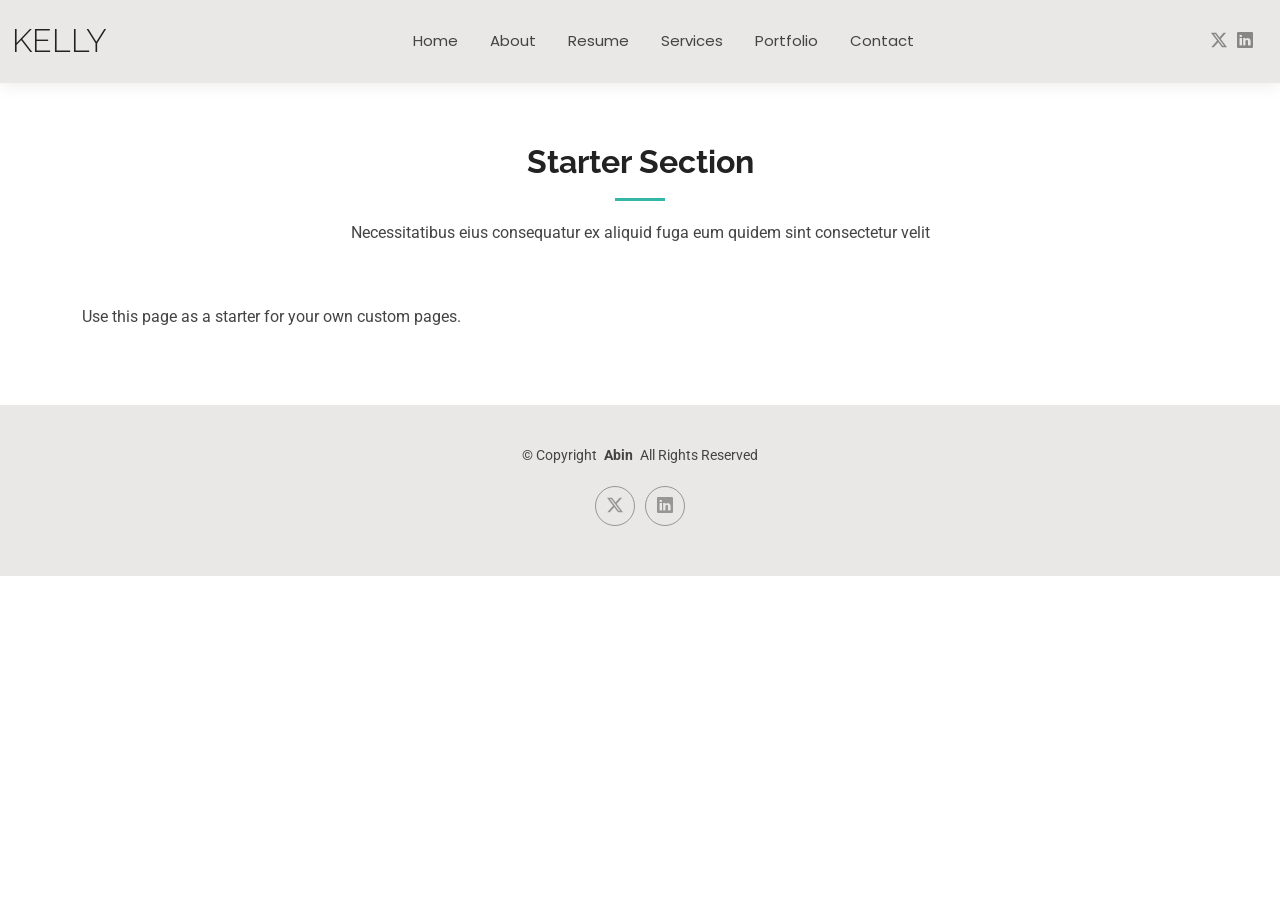
<file: starter-page.html>
<!DOCTYPE html>
<html lang="en">

<head>
  <meta charset="utf-8">
  <meta content="width=device-width, initial-scale=1.0" name="viewport">
  <title>Starter Page - Abin</title>
  <meta name="description" content="">
  <meta name="keywords" content="">

  <!-- Favicons -->

  <link href="assets/img/apple-touch-icon.png" rel="apple-touch-icon">

  <!-- Fonts -->
  <link href="https://fonts.googleapis.com" rel="preconnect">
  <link href="https://fonts.gstatic.com" rel="preconnect" crossorigin>
  <link href="https://fonts.googleapis.com/css2?family=Roboto:ital,wght@0,100;0,300;0,400;0,500;0,700;0,900;1,100;1,300;1,400;1,500;1,700;1,900&family=Poppins:ital,wght@0,100;0,200;0,300;0,400;0,500;0,600;0,700;0,800;0,900;1,100;1,200;1,300;1,400;1,500;1,600;1,700;1,800;1,900&family=Raleway:ital,wght@0,100;0,200;0,300;0,400;0,500;0,600;0,700;0,800;0,900;1,100;1,200;1,300;1,400;1,500;1,600;1,700;1,800;1,900&display=swap" rel="stylesheet">

  <!-- Vendor CSS Files -->
  <link href="assets/vendor/bootstrap/css/bootstrap.min.css" rel="stylesheet">
  <link href="assets/vendor/bootstrap-icons/bootstrap-icons.css" rel="stylesheet">
  <link href="assets/vendor/aos/aos.css" rel="stylesheet">
  <link href="assets/vendor/swiper/swiper-bundle.min.css" rel="stylesheet">
  <link href="assets/vendor/glightbox/css/glightbox.min.css" rel="stylesheet">

  <!-- Main CSS File -->
  <link href="assets/css/main.css" rel="stylesheet">

  <!-- =======================================================
  * Template Name: Kelly
  * Template URL: https://bootstrapmade.com/kelly-free-bootstrap-cv-resume-html-template/
  * Updated: Aug 07 2024 with Bootstrap v5.3.3
  * Author: BootstrapMade.com
  * License: https://bootstrapmade.com/license/
  ======================================================== -->
</head>

<body class="starter-page-page">

  <header id="header" class="header d-flex align-items-center light-background sticky-top">
    <div class="container-fluid position-relative d-flex align-items-center justify-content-between">

      <a href="index.html" class="logo d-flex align-items-center me-auto me-xl-0">
        <!-- Uncomment the line below if you also wish to use an image logo -->
        <!-- <img src="assets/img/logo.png" alt=""> -->
        <h1 class="sitename">Kelly</h1>
      </a>

      <nav id="navmenu" class="navmenu">
        <ul>
          <li><a href="index.html">Home</a></li>
          <li><a href="about.html">About</a></li>
          <li><a href="resume.html">Resume</a></li>
          <li><a href="services.html">Services</a></li>
          <li><a href="portfolio.html">Portfolio</a></li>
         
          <li><a href="contact.html">Contact</a></li>
        </ul>
        <i class="mobile-nav-toggle d-xl-none bi bi-list"></i>
      </nav>

      <div class="header-social-links">
        <a href="https://x.com/AG_twitz?t=7DN69yR_eqyJL4NooEu6cg&s=08" class="twitter"><i class="bi bi-twitter-x"></i></a>
       
        <a href="https://www.linkedin.com/in/abin-george-70b775396?utm_source=share&utm_campaign=share_via&utm_content=profile&utm_medium=android_app" class="linkedin"><i class="bi bi-linkedin"></i></a>
      </div>

    </div>
  </header>

  <main class="main">

    <!-- Starter Section Section -->
    <section id="starter-section" class="starter-section section">

      <!-- Section Title -->
      <div class="container section-title" data-aos="fade-up">
        <h2>Starter Section</h2>
        <p>Necessitatibus eius consequatur ex aliquid fuga eum quidem sint consectetur velit</p>
      </div><!-- End Section Title -->

      <div class="container" data-aos="fade-up">
        <p>Use this page as a starter for your own custom pages.</p>
      </div>

    </section><!-- /Starter Section Section -->

  </main>

  <footer id="footer" class="footer light-background">

    <div class="container">
      <div class="copyright text-center ">
        <p>© <span>Copyright</span> <strong class="px-1 sitename">Abin</strong> <span>All Rights Reserved<br></span></p>
      </div>
      <div class="social-links d-flex justify-content-center">
        <a href="https://x.com/AG_twitz?t=7DN69yR_eqyJL4NooEu6cg&s=08"><i class="bi bi-twitter-x"></i></a>
       
        <a href="https://www.linkedin.com/in/abin-george-70b775396?utm_source=share&utm_campaign=share_via&utm_content=profile&utm_medium=android_app"><i class="bi bi-linkedin"></i></a>
      </div>
      <div class="credits">
        <!-- All the links in the footer should remain intact. -->
        <!-- You can delete the links only if you've purchased the pro version. -->
        <!-- Licensing information: https://bootstrapmade.com/license/ -->
        <!-- Purchase the pro version with working PHP/AJAX contact form: [buy-url] -->
       
    </div>

  </footer>

  <!-- Scroll Top -->
  <a href="#" id="scroll-top" class="scroll-top d-flex align-items-center justify-content-center"><i class="bi bi-arrow-up-short"></i></a>

  <!-- Preloader -->
  <div id="preloader"></div>

  <!-- Vendor JS Files -->
  <script src="assets/vendor/bootstrap/js/bootstrap.bundle.min.js"></script>
  <script src="assets/vendor/php-email-form/validate.js"></script>
  <script src="assets/vendor/aos/aos.js"></script>
  <script src="assets/vendor/waypoints/noframework.waypoints.js"></script>
  <script src="assets/vendor/purecounter/purecounter_vanilla.js"></script>
  <script src="assets/vendor/swiper/swiper-bundle.min.js"></script>
  <script src="assets/vendor/glightbox/js/glightbox.min.js"></script>
  <script src="assets/vendor/imagesloaded/imagesloaded.pkgd.min.js"></script>
  <script src="assets/vendor/isotope-layout/isotope.pkgd.min.js"></script>

  <!-- Main JS File -->
  <script src="assets/js/main.js"></script>

</body>

</html>
</file>
<file: assets/css/main.css>
/**
* Template Name: Kelly
* Template URL: https://bootstrapmade.com/kelly-free-bootstrap-cv-resume-html-template/
* Updated: Aug 07 2024 with Bootstrap v5.3.3
* Author: BootstrapMade.com
* License: https://bootstrapmade.com/license/
*/

/*--------------------------------------------------------------
# Font & Color Variables
# Help: https://bootstrapmade.com/color-system/
--------------------------------------------------------------*/
/* Fonts */
:root {
  --default-font: "Roboto",  system-ui, -apple-system, "Segoe UI", Roboto, "Helvetica Neue", Arial, "Noto Sans", "Liberation Sans", sans-serif, "Apple Color Emoji", "Segoe UI Emoji", "Segoe UI Symbol", "Noto Color Emoji";
  --heading-font: "Raleway",  sans-serif;
  --nav-font: "Poppins",  sans-serif;
}

/* Global Colors - The following color variables are used throughout the website. Updating them here will change the color scheme of the entire website */
:root { 
  --background-color: #ffffff; /* Background color for the entire website, including individual sections */
  --default-color: #444444; /* Default color used for the majority of the text content across the entire website */
  --heading-color: #222222; /* Color for headings, subheadings and title throughout the website */
  --accent-color: #34b7a7; /* Accent color that represents your brand on the website. It's used for buttons, links, and other elements that need to stand out */
  --surface-color: #ffffff; /* The surface color is used as a background of boxed elements within sections, such as cards, icon boxes, or other elements that require a visual separation from the global background. */
  --contrast-color: #ffffff; /* Contrast color for text, ensuring readability against backgrounds of accent, heading, or default colors. */
}

/* Nav Menu Colors - The following color variables are used specifically for the navigation menu. They are separate from the global colors to allow for more customization options */
:root {
  --nav-color: #444444;  /* The default color of the main navmenu links */
  --nav-hover-color: #34b7a7; /* Applied to main navmenu links when they are hovered over or active */
  --nav-mobile-background-color: #ffffff; /* Used as the background color for mobile navigation menu */
  --nav-dropdown-background-color: #ffffff; /* Used as the background color for dropdown items that appear when hovering over primary navigation items */
  --nav-dropdown-color: #444444; /* Used for navigation links of the dropdown items in the navigation menu. */
  --nav-dropdown-hover-color: #34b7a7; /* Similar to --nav-hover-color, this color is applied to dropdown navigation links when they are hovered over. */
}

/* Color Presets - These classes override global colors when applied to any section or element, providing reuse of the sam color scheme. */

.light-background {
  --background-color: #e9e8e6;
  --surface-color: #ffffff;
}

.dark-background {
  --background-color: #060606;
  --default-color: #ffffff;
  --heading-color: #ffffff;
  --surface-color: #252525;
  --contrast-color: #ffffff;
}

/* Smooth scroll */
:root {
  scroll-behavior: smooth;
}

/*--------------------------------------------------------------
# General Styling & Shared Classes
--------------------------------------------------------------*/
body {
  color: var(--default-color);
  background-color: var(--background-color);
  font-family: var(--default-font);
}

a {
  color: var(--accent-color);
  text-decoration: none;
  transition: 0.3s;
}

a:hover {
  color: color-mix(in srgb, var(--accent-color), transparent 25%);
  text-decoration: none;
}

h1,
h2,
h3,
h4,
h5,
h6 {
  color: var(--heading-color);
  font-family: var(--heading-font);
}

/* PHP Email Form Messages
------------------------------*/
.php-email-form .error-message {
  display: none;
  background: #df1529;
  color: #ffffff;
  text-align: left;
  padding: 15px;
  margin-bottom: 24px;
  font-weight: 600;
}

.php-email-form .sent-message {
  display: none;
  color: #ffffff;
  background: #059652;
  text-align: center;
  padding: 15px;
  margin-bottom: 24px;
  font-weight: 600;
}

.php-email-form .loading {
  display: none;
  background: var(--surface-color);
  text-align: center;
  padding: 15px;
  margin-bottom: 24px;
}

.php-email-form .loading:before {
  content: "";
  display: inline-block;
  border-radius: 50%;
  width: 24px;
  height: 24px;
  margin: 0 10px -6px 0;
  border: 3px solid var(--accent-color);
  border-top-color: var(--surface-color);
  animation: php-email-form-loading 1s linear infinite;
}

@keyframes php-email-form-loading {
  0% {
    transform: rotate(0deg);
  }

  100% {
    transform: rotate(360deg);
  }
}

/*--------------------------------------------------------------
# Global Header
--------------------------------------------------------------*/
.header {
  color: var(--default-color);
  background-color: var(--background-color);
  padding: 15px 0;
  transition: all 0.5s;
  z-index: 997;
  box-shadow: 0px 0 18px rgba(0, 0, 0, 0.1);
}

.header .logo {
  line-height: 1;
}

.header .logo img {
  max-height: 36px;
  margin-right: 8px;
}

.header .logo h1 {
  font-size: 32px;
  margin: 0;
  font-weight: 300;
  text-transform: uppercase;
  color: var(--heading-color);
}

.header .header-social-links {
  padding-right: 15px;
}

.header .header-social-links a {
  color: color-mix(in srgb, var(--default-color), transparent 40%);
  padding-left: 6px;
  display: inline-block;
  transition: 0.3s;
  font-size: 16px;
}

.header .header-social-links a:hover {
  color: var(--accent-color);
}

.header .header-social-links a i {
  line-height: 0px;
}

@media (max-width: 1200px) {
  .header .logo {
    order: 1;
  }

  .header .header-social-links {
    order: 2;
  }

  .header .navmenu {
    order: 3;
  }
}

/*--------------------------------------------------------------
# Navigation Menu
--------------------------------------------------------------*/
/* Desktop Navigation */
@media (min-width: 1200px) {
  .navmenu {
    padding: 0;
  }

  .navmenu ul {
    margin: 0;
    padding: 0;
    display: flex;
    list-style: none;
    align-items: center;
  }

  .navmenu li {
    position: relative;
  }

  .navmenu>ul>li {
    white-space: nowrap;
    padding: 15px 14px;
  }

  .navmenu>ul>li:last-child {
    padding-right: 0;
  }

  .navmenu a,
  .navmenu a:focus {
    color: var(--nav-color);
    font-size: 15px;
    padding: 0 2px;
    font-family: var(--nav-font);
    font-weight: 400;
    display: flex;
    align-items: center;
    justify-content: space-between;
    white-space: nowrap;
    transition: 0.3s;
    position: relative;
  }

  .navmenu a i,
  .navmenu a:focus i {
    font-size: 12px;
    line-height: 0;
    margin-left: 5px;
    transition: 0.3s;
  }

  .navmenu>ul>li>a:before {
    content: "";
    position: absolute;
    height: 2px;
    bottom: -6px;
    left: 0;
    background-color: var(--nav-hover-color);
    visibility: hidden;
    width: 0px;
    transition: all 0.3s ease-in-out 0s;
  }

  .navmenu a:hover:before,
  .navmenu li:hover>a:before,
  .navmenu .active:before {
    visibility: visible;
    width: 25px;
  }

  .navmenu li:hover>a,
  .navmenu .active,
  .navmenu .active:focus {
    color: var(--nav-hover-color);
  }

  .navmenu .dropdown ul {
    margin: 0;
    padding: 10px 0;
    background: var(--nav-dropdown-background-color);
    display: block;
    position: absolute;
    visibility: hidden;
    left: 14px;
    top: 130%;
    opacity: 0;
    transition: 0.3s;
    border-radius: 4px;
    z-index: 99;
    box-shadow: 0px 0px 30px rgba(0, 0, 0, 0.1);
  }

  .navmenu .dropdown ul li {
    min-width: 200px;
  }

  .navmenu .dropdown ul a {
    padding: 10px 20px;
    font-size: 15px;
    text-transform: none;
    color: var(--nav-dropdown-color);
  }

  .navmenu .dropdown ul a i {
    font-size: 12px;
  }

  .navmenu .dropdown ul a:hover,
  .navmenu .dropdown ul .active:hover,
  .navmenu .dropdown ul li:hover>a {
    color: var(--nav-dropdown-hover-color);
  }

  .navmenu .dropdown:hover>ul {
    opacity: 1;
    top: 100%;
    visibility: visible;
  }

  .navmenu .dropdown .dropdown ul {
    top: 0;
    left: -90%;
    visibility: hidden;
  }

  .navmenu .dropdown .dropdown:hover>ul {
    opacity: 1;
    top: 0;
    left: -100%;
    visibility: visible;
  }
}

/* Mobile Navigation */
@media (max-width: 1199px) {
  .mobile-nav-toggle {
    color: var(--nav-color);
    font-size: 28px;
    line-height: 0;
    margin-right: 10px;
    cursor: pointer;
    transition: color 0.3s;
  }

  .navmenu {
    padding: 0;
    z-index: 9997;
  }

  .navmenu ul {
    display: none;
    list-style: none;
    position: absolute;
    inset: 60px 20px 20px 20px;
    padding: 10px 0;
    margin: 0;
    border-radius: 6px;
    background-color: var(--nav-mobile-background-color);
    border: 1px solid color-mix(in srgb, var(--default-color), transparent 90%);
    box-shadow: none;
    overflow-y: auto;
    transition: 0.3s;
    z-index: 9998;
  }

  .navmenu a,
  .navmenu a:focus {
    color: var(--nav-dropdown-color);
    padding: 10px 20px;
    font-family: var(--nav-font);
    font-size: 17px;
    font-weight: 500;
    display: flex;
    align-items: center;
    justify-content: space-between;
    white-space: nowrap;
    transition: 0.3s;
  }

  .navmenu a i,
  .navmenu a:focus i {
    font-size: 12px;
    line-height: 0;
    margin-left: 5px;
    width: 30px;
    height: 30px;
    display: flex;
    align-items: center;
    justify-content: center;
    border-radius: 50%;
    transition: 0.3s;
    background-color: color-mix(in srgb, var(--accent-color), transparent 90%);
  }

  .navmenu a i:hover,
  .navmenu a:focus i:hover {
    background-color: var(--accent-color);
    color: var(--contrast-color);
  }

  .navmenu a:hover,
  .navmenu .active,
  .navmenu .active:focus {
    color: var(--nav-dropdown-hover-color);
  }

  .navmenu .active i,
  .navmenu .active:focus i {
    background-color: var(--accent-color);
    color: var(--contrast-color);
    transform: rotate(180deg);
  }

  .navmenu .dropdown ul {
    position: static;
    display: none;
    z-index: 99;
    padding: 10px 0;
    margin: 10px 20px;
    background-color: var(--nav-dropdown-background-color);
    transition: all 0.5s ease-in-out;
  }

  .navmenu .dropdown ul ul {
    background-color: rgba(33, 37, 41, 0.1);
  }

  .navmenu .dropdown>.dropdown-active {
    display: block;
    background-color: rgba(33, 37, 41, 0.03);
  }

  .mobile-nav-active {
    overflow: hidden;
  }

  .mobile-nav-active .mobile-nav-toggle {
    color: #fff;
    position: absolute;
    font-size: 32px;
    top: 15px;
    right: 15px;
    margin-right: 0;
    z-index: 9999;
  }

  .mobile-nav-active .navmenu {
    position: fixed;
    overflow: hidden;
    inset: 0;
    background: rgba(33, 37, 41, 0.8);
    transition: 0.3s;
  }

  .mobile-nav-active .navmenu>ul {
    display: block;
  }
}

/*--------------------------------------------------------------
# Global Footer
--------------------------------------------------------------*/
.footer {
  color: var(--default-color);
  background-color: var(--background-color);
  font-size: 14px;
  padding: 40px 0;
  position: relative;
}

.footer .copyright p {
  margin-bottom: 0;
}

.footer .social-links {
  margin-top: 20px;
}

.footer .social-links a {
  display: flex;
  align-items: center;
  justify-content: center;
  width: 40px;
  height: 40px;
  border-radius: 50%;
  border: 1px solid color-mix(in srgb, var(--default-color), transparent 50%);
  font-size: 16px;
  color: color-mix(in srgb, var(--default-color), transparent 50%);
  margin: 0 5px;
  transition: 0.3s;
}

.footer .social-links a:hover {
  color: var(--accent-color);
  border-color: var(--accent-color);
}

.footer .credits {
  margin-top: 10px;
  font-size: 13px;
  text-align: center;
}

/*--------------------------------------------------------------
# Preloader
--------------------------------------------------------------*/
#preloader {
  position: fixed;
  inset: 0;
  z-index: 9999;
  overflow: hidden;
  background-color: var(--background-color);
  transition: all 0.6s ease-out;
  width: 100%;
  height: 100vh;
}

#preloader:before,
#preloader:after {
  content: "";
  position: absolute;
  border: 4px solid var(--accent-color);
  border-radius: 50%;
  animation: animate-preloader 2s cubic-bezier(0, 0.2, 0.8, 1) infinite;
}

#preloader:after {
  animation-delay: -0.5s;
}

@keyframes animate-preloader {
  0% {
    width: 10px;
    height: 10px;
    top: calc(50% - 5px);
    left: calc(50% - 5px);
    opacity: 1;
  }

  100% {
    width: 72px;
    height: 72px;
    top: calc(50% - 36px);
    left: calc(50% - 36px);
    opacity: 0;
  }
}

/*--------------------------------------------------------------
# Scroll Top Button
--------------------------------------------------------------*/
.scroll-top {
  position: fixed;
  visibility: hidden;
  opacity: 0;
  right: 15px;
  bottom: -15px;
  z-index: 99999;
  background-color: var(--accent-color);
  width: 44px;
  height: 44px;
  border-radius: 50px;
  transition: all 0.4s;
}

.scroll-top i {
  font-size: 24px;
  color: var(--contrast-color);
  line-height: 0;
}

.scroll-top:hover {
  background-color: color-mix(in srgb, var(--accent-color), transparent 20%);
  color: var(--contrast-color);
}

.scroll-top.active {
  visibility: visible;
  opacity: 1;
  bottom: 15px;
}

/*--------------------------------------------------------------
# Disable aos animation delay on mobile devices
--------------------------------------------------------------*/
@media screen and (max-width: 768px) {
  [data-aos-delay] {
    transition-delay: 0 !important;
  }
}

/*--------------------------------------------------------------
# Global Page Titles & Breadcrumbs
--------------------------------------------------------------*/
.page-title {
  color: var(--default-color);
  background-color: var(--background-color);
  padding: 25px 0;
  position: relative;
  border-bottom: 1px solid color-mix(in srgb, var(--default-color), transparent 85%);
}

.page-title h1 {
  font-size: 24px;
  font-weight: 400;
}

.page-title .breadcrumbs ol {
  display: flex;
  flex-wrap: wrap;
  list-style: none;
  padding: 0;
  margin: 0;
  font-size: 14px;
  font-weight: 400;
}

.page-title .breadcrumbs ol li+li {
  padding-left: 10px;
}

.page-title .breadcrumbs ol li+li::before {
  content: "/";
  display: inline-block;
  padding-right: 10px;
  color: color-mix(in srgb, var(--default-color), transparent 70%);
}

/*--------------------------------------------------------------
# Global Sections
--------------------------------------------------------------*/
section,
.section {
  color: var(--default-color);
  background-color: var(--background-color);
  padding: 60px 0;
  scroll-margin-top: 100px;
  overflow: clip;
}

@media (max-width: 1199px) {

  section,
  .section {
    scroll-margin-top: 66px;
  }
}

/*--------------------------------------------------------------
# Global Section Titles
--------------------------------------------------------------*/
.section-title {
  text-align: center;
  padding-bottom: 60px;
  position: relative;
}

.section-title h2 {
  font-size: 32px;
  font-weight: 700;
  margin-bottom: 20px;
  padding-bottom: 20px;
  position: relative;
}

.section-title h2:after {
  content: "";
  position: absolute;
  display: block;
  width: 50px;
  height: 3px;
  background: var(--accent-color);
  left: 0;
  right: 0;
  bottom: 0;
  margin: auto;
}

.section-title p {
  margin-bottom: 0;
}

/*--------------------------------------------------------------
# Hero Section
--------------------------------------------------------------*/
.hero {
  width: 100%;
  min-height: calc(100vh - 82px);
  position: relative;
  padding: 80px 0;
  display: flex;
  align-items: center;
  justify-content: center;
}

@media (max-width: 1200px) {
  .hero {
    min-height: calc(100vh - 68px);
  }
}

.hero img {
  position: absolute;
  inset: 0;
  display: block;
  width: 100%;
  height: 100%;
  object-fit: cover;
  z-index: 1;
}

.hero .container {
  position: relative;
  z-index: 3;
}

.hero h2 {
  margin: 0;
  font-size: 48px;
  font-weight: 700;
}

.hero p {
  margin: 10px 0 0 0;
  font-size: 24px;
  color: var(--heading-color);
}

.hero .btn-get-started {
  color: var(--contrast-color);
  background: var(--accent-color);
  font-family: var(--heading-font);
  text-transform: uppercase;
  font-weight: 600;
  font-size: 12px;
  letter-spacing: 1px;
  display: inline-block;
  padding: 12px 40px;
  border-radius: 50px;
  transition: 0.5s;
  margin-top: 30px;
}

.hero .btn-get-started:hover {
  background: color-mix(in srgb, var(--accent-color) 90%, white 20%);
}

@media (max-width: 768px) {
  .hero h2 {
    font-size: 32px;
  }

  .hero p {
    font-size: 18px;
  }
}

/*--------------------------------------------------------------
# About Section
--------------------------------------------------------------*/
.about .content h2 {
  font-weight: 700;
  font-size: 24px;
}

.about .content ul {
  list-style: none;
  padding: 0;
}

.about .content ul li {
  margin-bottom: 20px;
  display: flex;
  align-items: center;
}

.about .content ul strong {
  margin-right: 10px;
}

.about .content ul i {
  font-size: 16px;
  margin-right: 5px;
  color: var(--accent-color);
  line-height: 0;
}

/*--------------------------------------------------------------
# Skills Section
--------------------------------------------------------------*/
.skills .progress {
  height: 60px;
  display: block;
  background: none;
  border-radius: 0;
}

.skills .progress .skill {
  color: var(--heading-color);
  padding: 0;
  margin: 0 0 6px 0;
  text-transform: uppercase;
  display: block;
  font-weight: 600;
  font-family: var(--heading-font);
}

.skills .progress .skill .val {
  float: right;
  font-style: normal;
}

.skills .progress-bar-wrap {
  background: color-mix(in srgb, var(--default-color), transparent 90%);
  height: 10px;
}

.skills .progress-bar {
  width: 1px;
  height: 10px;
  transition: 0.9s;
  background-color: var(--accent-color);
}

/*--------------------------------------------------------------
# Stats Section
--------------------------------------------------------------*/
.stats .stats-item {
  padding: 30px;
  width: 100%;
}

.stats .stats-item span {
  color: var(--heading-color);
  font-size: 48px;
  display: block;
  font-weight: 700;
  margin-bottom: 20px;
  padding-bottom: 20px;
  position: relative;
}

.stats .stats-item span:after {
  content: "";
  position: absolute;
  display: block;
  width: 25px;
  height: 3px;
  background: var(--accent-color);
  left: 0;
  right: 0;
  bottom: 0;
  margin: auto;
}

.stats .stats-item p {
  color: color-mix(in srgb, var(--default-color), transparent 40%);
  padding: 0;
  margin: 0;
  font-family: var(--heading-font);
  font-weight: 500;
}

/*--------------------------------------------------------------
# Testimonials Section
--------------------------------------------------------------*/
.testimonials .section-header {
  margin-bottom: 40px;
}

.testimonials .testimonials-carousel,
.testimonials .testimonials-slider {
  overflow: hidden;
}

.testimonials .testimonial-item {
  text-align: center;
}

.testimonials .testimonial-item .testimonial-img {
  width: 120px;
  border-radius: 50%;
  border: 4px solid var(--background-color);
  margin: 0 auto;
}

.testimonials .testimonial-item h3 {
  font-size: 20px;
  font-weight: bold;
  margin: 10px 0 5px 0;
}

.testimonials .testimonial-item h4 {
  font-size: 14px;
  color: color-mix(in srgb, var(--default-color), transparent 40%);
  margin: 0 0 15px 0;
}

.testimonials .testimonial-item .stars {
  margin-bottom: 15px;
}

.testimonials .testimonial-item .stars i {
  color: #ffc107;
  margin: 0 1px;
}

.testimonials .testimonial-item .quote-icon-left,
.testimonials .testimonial-item .quote-icon-right {
  color: color-mix(in srgb, var(--accent-color), transparent 50%);
  font-size: 26px;
  line-height: 0;
}

.testimonials .testimonial-item .quote-icon-left {
  display: inline-block;
  left: -5px;
  position: relative;
}

.testimonials .testimonial-item .quote-icon-right {
  display: inline-block;
  right: -5px;
  position: relative;
  top: 10px;
  transform: scale(-1, -1);
}

.testimonials .testimonial-item p {
  font-style: italic;
  margin: 0 auto 15px auto;
}

.testimonials .swiper-wrapper {
  height: auto;
}

.testimonials .swiper-pagination {
  margin-top: 20px;
  position: relative;
}

.testimonials .swiper-pagination .swiper-pagination-bullet {
  width: 12px;
  height: 12px;
  opacity: 1;
  background-color: color-mix(in srgb, var(--default-color), transparent 85%);
}

.testimonials .swiper-pagination .swiper-pagination-bullet-active {
  background-color: var(--accent-color);
}

@media (min-width: 992px) {
  .testimonials .testimonial-item p {
    width: 80%;
  }
}

/*--------------------------------------------------------------
# Resume Section
--------------------------------------------------------------*/
.resume .resume-title {
  color: var(--heading-color);
  font-size: 26px;
  font-weight: 700;
  margin-top: 20px;
  margin-bottom: 20px;
}

.resume .resume-item {
  padding: 0 0 20px 20px;
  margin-top: -2px;
  border-left: 2px solid var(--accent-color);
  position: relative;
}

.resume .resume-item h4 {
  line-height: 18px;
  font-size: 18px;
  font-weight: 600;
  text-transform: uppercase;
  color: color-mix(in srgb, var(--default-color), transparent 20%);
  margin-bottom: 10px;
}

.resume .resume-item h5 {
  font-size: 16px;
  padding: 5px 15px;
  display: inline-block;
  font-weight: 600;
  margin-bottom: 10px;
}

.resume .resume-item ul {
  padding-left: 20px;
}

.resume .resume-item ul li {
  padding-bottom: 10px;
}

.resume .resume-item:last-child {
  padding-bottom: 0;
}

.resume .resume-item::before {
  content: "";
  position: absolute;
  width: 16px;
  height: 16px;
  border-radius: 50px;
  left: -9px;
  top: 0;
  background: var(--background-color);
  border: 2px solid var(--accent-color);
}

/*--------------------------------------------------------------
# Services Section
--------------------------------------------------------------*/
.services .service-item {
  background-color: var(--surface-color);
  box-shadow: 0px 5px 90px 0px rgba(0, 0, 0, 0.1);
  height: 100%;
  padding: 60px 30px;
  text-align: center;
  transition: 0.3s;
  border-radius: 5px;
}

.services .service-item .icon {
  margin: 0 auto;
  width: 100px;
  height: 100px;
  display: flex;
  align-items: center;
  justify-content: center;
  transition: ease-in-out 0.3s;
  position: relative;
}

.services .service-item .icon i {
  font-size: 36px;
  transition: 0.5s;
  position: relative;
}

.services .service-item .icon svg {
  position: absolute;
  top: 0;
  left: 0;
}

.services .service-item .icon svg path {
  transition: 0.5s;
  fill: color-mix(in srgb, var(--default-color), transparent 95%);
}

.services .service-item h3 {
  font-weight: 700;
  margin: 10px 0 15px 0;
  font-size: 22px;
}

.services .service-item p {
  line-height: 24px;
  font-size: 14px;
  margin-bottom: 0;
}

.services .service-item:hover {
  box-shadow: 0px 5px 35px 0px rgba(0, 0, 0, 0.1);
}

.services .service-item.item-cyan i {
  color: #0dcaf0;
}

.services .service-item.item-cyan:hover .icon i {
  color: #fff;
}

.services .service-item.item-cyan:hover .icon path {
  fill: #0dcaf0;
}

.services .service-item.item-orange i {
  color: #fd7e14;
}

.services .service-item.item-orange:hover .icon i {
  color: #fff;
}

.services .service-item.item-orange:hover .icon path {
  fill: #fd7e14;
}

.services .service-item.item-teal i {
  color: #20c997;
}

.services .service-item.item-teal:hover .icon i {
  color: #fff;
}

.services .service-item.item-teal:hover .icon path {
  fill: #20c997;
}

.services .service-item.item-red i {
  color: #df1529;
}

.services .service-item.item-red:hover .icon i {
  color: #fff;
}

.services .service-item.item-red:hover .icon path {
  fill: #df1529;
}

.services .service-item.item-indigo i {
  color: #6610f2;
}

.services .service-item.item-indigo:hover .icon i {
  color: #fff;
}

.services .service-item.item-indigo:hover .icon path {
  fill: #6610f2;
}

.services .service-item.item-pink i {
  color: #f3268c;
}

.services .service-item.item-pink:hover .icon i {
  color: #fff;
}

.services .service-item.item-pink:hover .icon path {
  fill: #f3268c;
}

/*--------------------------------------------------------------
# Portfolio Section
--------------------------------------------------------------*/
.portfolio .portfolio-filters {
  padding: 0;
  margin: 0 auto 20px auto;
  list-style: none;
  text-align: center;
}

.portfolio .portfolio-filters li {
  cursor: pointer;
  display: inline-block;
  padding: 8px 20px 10px 20px;
  margin: 0;
  font-size: 15px;
  font-weight: 500;
  line-height: 1;
  margin-bottom: 5px;
  border-radius: 50px;
  transition: all 0.3s ease-in-out;
  font-family: var(--heading-font);
}

.portfolio .portfolio-filters li:hover,
.portfolio .portfolio-filters li.filter-active {
  color: var(--contrast-color);
  background-color: var(--accent-color);
}

.portfolio .portfolio-filters li:first-child {
  margin-left: 0;
}

.portfolio .portfolio-filters li:last-child {
  margin-right: 0;
}

@media (max-width: 575px) {
  .portfolio .portfolio-filters li {
    font-size: 14px;
    margin: 0 0 10px 0;
  }
}

.portfolio .portfolio-item {
  position: relative;
  overflow: hidden;
}

.portfolio .portfolio-item .portfolio-info {
  opacity: 0;
  position: absolute;
  left: 12px;
  right: 12px;
  bottom: -100%;
  z-index: 3;
  transition: all ease-in-out 0.5s;
  background: color-mix(in srgb, var(--surface-color), transparent 10%);
  padding: 15px;
}

.portfolio .portfolio-item .portfolio-info h4 {
  font-size: 18px;
  font-weight: 600;
  padding-right: 50px;
}

.portfolio .portfolio-item .portfolio-info p {
  color: color-mix(in srgb, var(--default-color), transparent 30%);
  font-size: 14px;
  margin-bottom: 0;
  padding-right: 50px;
}

.portfolio .portfolio-item .portfolio-info .preview-link,
.portfolio .portfolio-item .portfolio-info .details-link {
  position: absolute;
  right: 50px;
  font-size: 24px;
  top: calc(50% - 14px);
  color: color-mix(in srgb, var(--default-color), transparent 30%);
  transition: 0.3s;
  line-height: 0;
}

.portfolio .portfolio-item .portfolio-info .preview-link:hover,
.portfolio .portfolio-item .portfolio-info .details-link:hover {
  color: var(--accent-color);
}

.portfolio .portfolio-item .portfolio-info .details-link {
  right: 14px;
  font-size: 28px;
}

.portfolio .portfolio-item:hover .portfolio-info {
  opacity: 1;
  bottom: 0;
}

/*--------------------------------------------------------------
# Portfolio Details Section
--------------------------------------------------------------*/
.portfolio-details .portfolio-details-slider img {
  width: 100%;
}

.portfolio-details .portfolio-details-slider .swiper-pagination {
  margin-top: 20px;
  position: relative;
}

.portfolio-details .portfolio-details-slider .swiper-pagination .swiper-pagination-bullet {
  width: 12px;
  height: 12px;
  background-color: color-mix(in srgb, var(--default-color), transparent 85%);
  opacity: 1;
}

.portfolio-details .portfolio-details-slider .swiper-pagination .swiper-pagination-bullet-active {
  background-color: var(--accent-color);
}

.portfolio-details .portfolio-info {
  background-color: var(--surface-color);
  padding: 30px;
  box-shadow: 0px 0 30px rgba(0, 0, 0, 0.1);
}

.portfolio-details .portfolio-info h3 {
  font-size: 22px;
  font-weight: 700;
  margin-bottom: 20px;
  padding-bottom: 20px;
  border-bottom: 1px solid color-mix(in srgb, var(--default-color), transparent 85%);
}

.portfolio-details .portfolio-info ul {
  list-style: none;
  padding: 0;
  font-size: 15px;
}

.portfolio-details .portfolio-info ul li+li {
  margin-top: 10px;
}

.portfolio-details .portfolio-description {
  padding-top: 30px;
}

.portfolio-details .portfolio-description h2 {
  font-size: 26px;
  font-weight: 700;
  margin-bottom: 20px;
}

.portfolio-details .portfolio-description p {
  padding: 0;
  color: color-mix(in srgb, var(--default-color), transparent 30%);
}

/*--------------------------------------------------------------
# Contact Section
--------------------------------------------------------------*/
.contact .info-wrap {
  background-color: var(--surface-color);
  box-shadow: 0px 0px 20px rgba(0, 0, 0, 0.1);
  padding: 30px;
}

@media (max-width: 575px) {
  .contact .info-wrap {
    padding: 20px;
  }
}

.contact .info-item {
  margin-bottom: 40px;
}

.contact .info-item i {
  font-size: 20px;
  color: var(--accent-color);
  background: color-mix(in srgb, var(--accent-color), transparent 92%);
  width: 44px;
  height: 44px;
  display: flex;
  justify-content: center;
  align-items: center;
  border-radius: 50px;
  transition: all 0.3s ease-in-out;
  margin-right: 15px;
}

.contact .info-item h3 {
  padding: 0;
  font-size: 18px;
  font-weight: 700;
  margin-bottom: 5px;
}

.contact .info-item p {
  padding: 0;
  margin-bottom: 0;
  font-size: 14px;
}

.contact .info-item:hover i {
  background: var(--accent-color);
  color: var(--contrast-color);
}

.contact .php-email-form {
  background-color: var(--surface-color);
  height: 100%;
  padding: 30px;
  box-shadow: 0px 0px 20px rgba(0, 0, 0, 0.1);
}

@media (max-width: 575px) {
  .contact .php-email-form {
    padding: 20px;
  }
}

.contact .php-email-form input[type=text],
.contact .php-email-form input[type=email],
.contact .php-email-form textarea {
  font-size: 14px;
  padding: 10px 15px;
  box-shadow: none;
  border-radius: 0;
  color: var(--default-color);
  background-color: var(--surface-color);
  border-color: color-mix(in srgb, var(--default-color), transparent 80%);
}

.contact .php-email-form input[type=text]:focus,
.contact .php-email-form input[type=email]:focus,
.contact .php-email-form textarea:focus {
  border-color: var(--accent-color);
}

.contact .php-email-form input[type=text]::placeholder,
.contact .php-email-form input[type=email]::placeholder,
.contact .php-email-form textarea::placeholder {
  color: color-mix(in srgb, var(--default-color), transparent 70%);
}

.contact .php-email-form button[type=submit] {
  color: var(--contrast-color);
  background: var(--accent-color);
  border: 0;
  padding: 10px 30px;
  transition: 0.4s;
  border-radius: 50px;
}

.contact .php-email-form button[type=submit]:hover {
  background: color-mix(in srgb, var(--accent-color), transparent 25%);
}

/*--------------------------------------------------------------
# Starter Section Section
--------------------------------------------------------------*/
.starter-section {
  /* Add your styles here */
}
</file>
